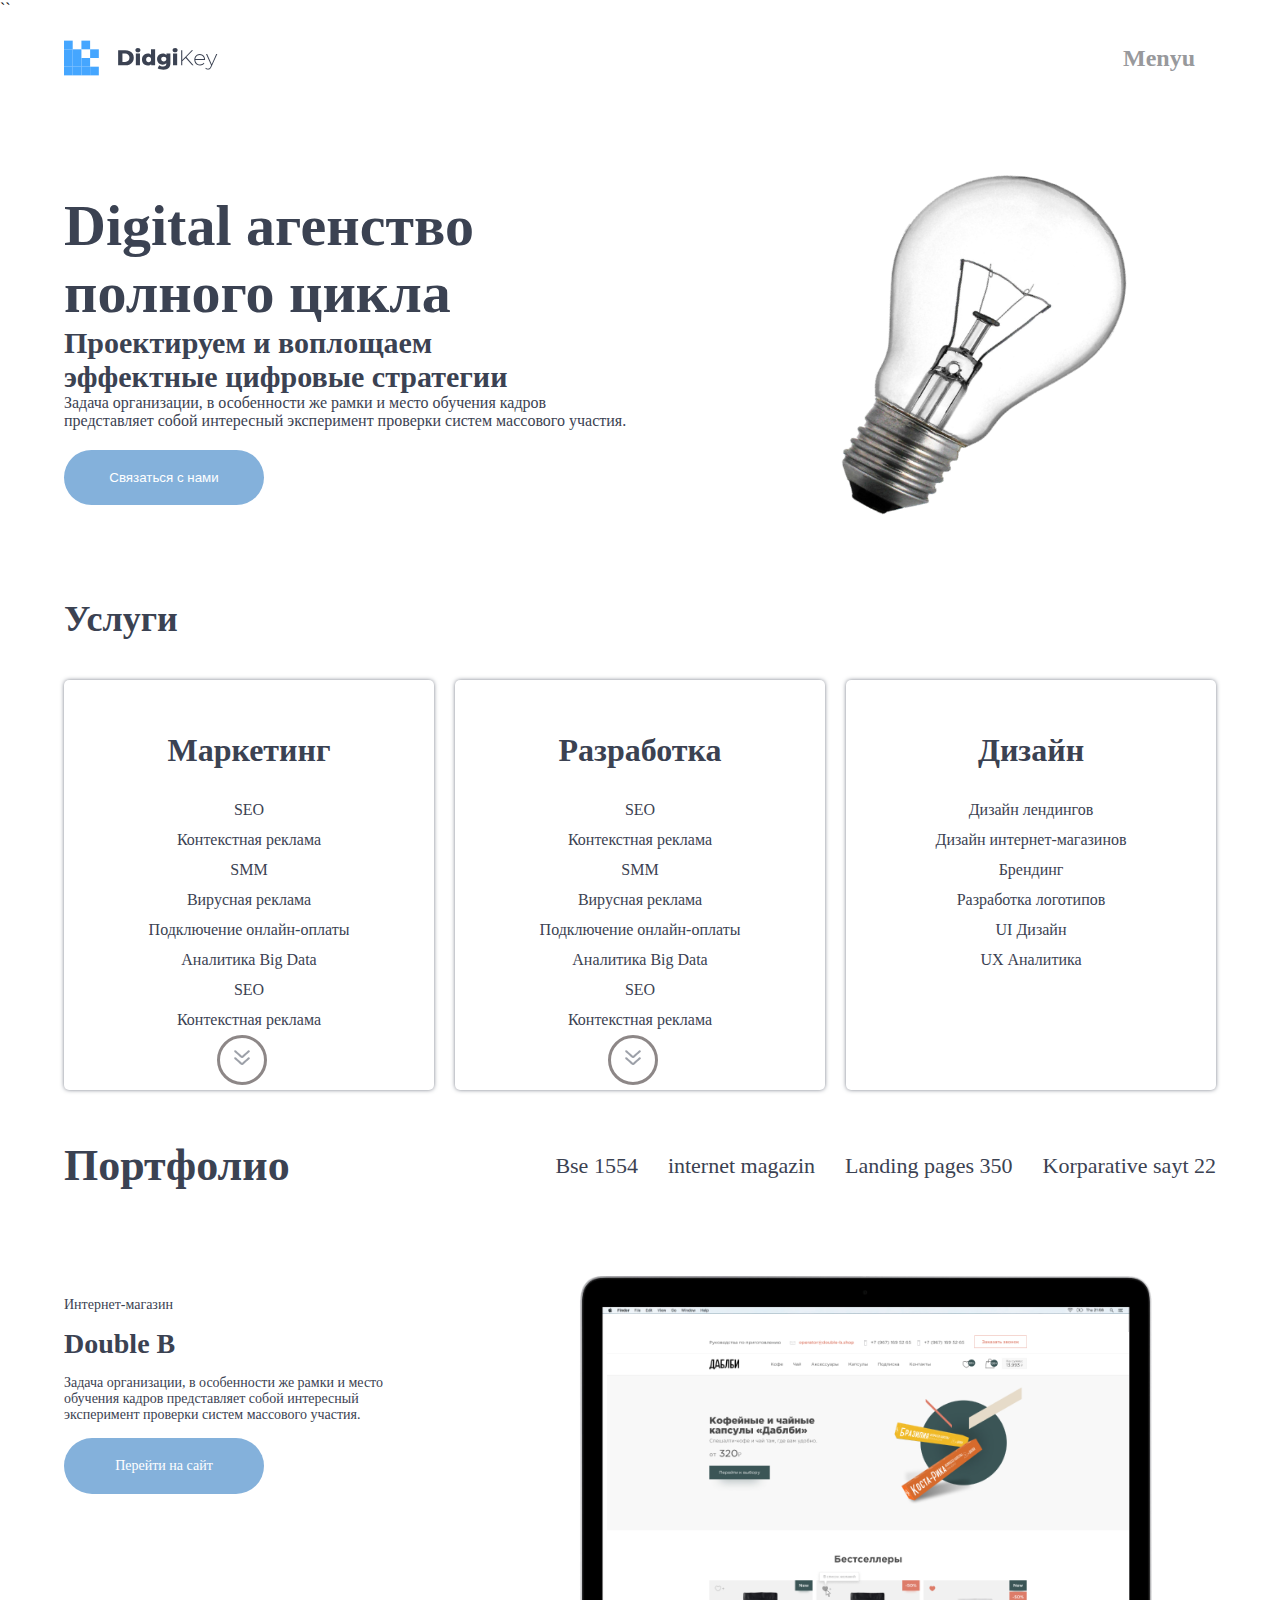
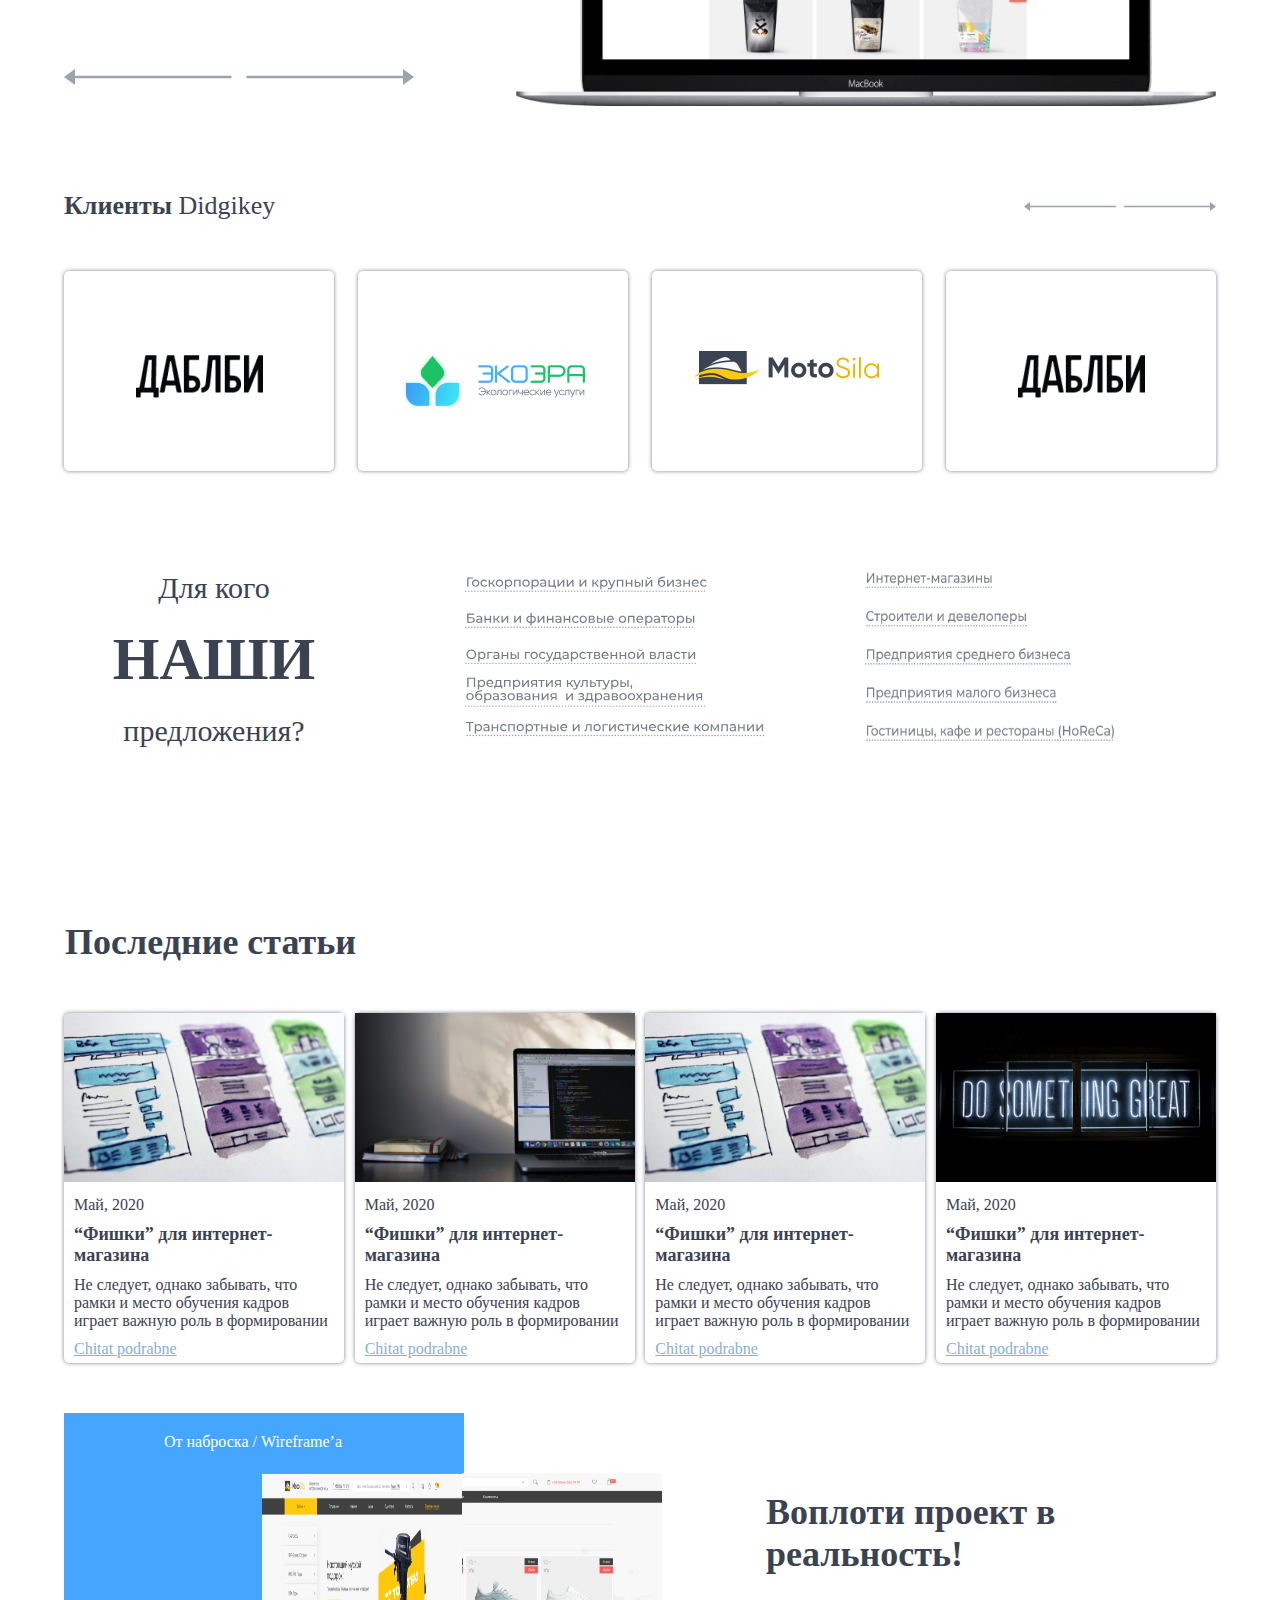
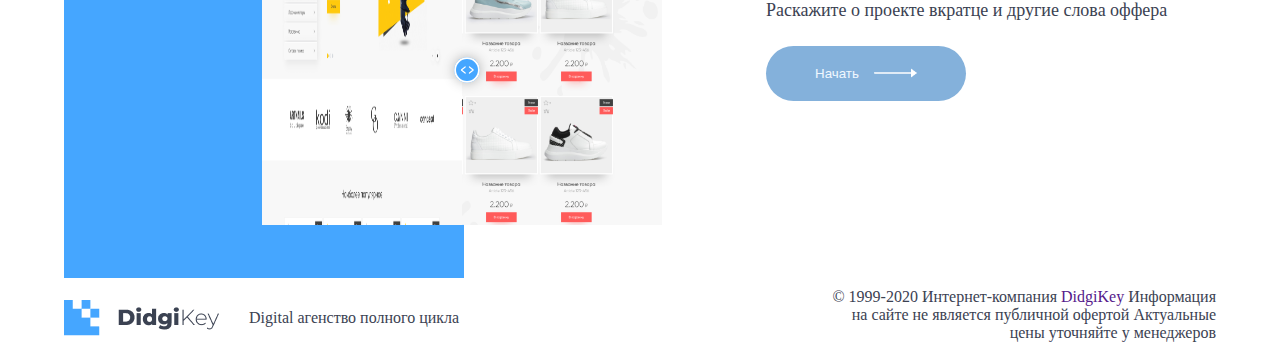
<file: index.html>
<!DOCTYPE html>
<html lang="en">
<head>
    <meta charset="UTF-8">
    <meta name="viewport" content="width=device-width, initial-scale=1.0">
    <title>Document</title>
    <link rel="stylesheet" href="https://cdnjs.cloudflare.com/ajax/libs/font-awesome/6.5.1/css/all.min.css" integrity="sha512-DTOQO9RWCH3ppGqcWaEA1BIZOC6xxalwEsw9c2QQeAIftl+Vegovlnee1c9QX4TctnWMn13TZye+giMm8e2LwA==" crossorigin="anonymous" referrerpolicy="no-referrer" />
    <link rel="stylesheet" href="./scss/style.css">
</head>
<body>``
    <header>
        <div class="container">
            <nav class="menyu">
                <img src="./scss/img/logo.svg" alt="">
                <ul class="menyu__ul">
                    <li class="li1"><a href="#" class="menyu__ul__a">main</a></li>
                    <li class="li1"><a href="./index2.html" class="menyu__ul__a">contacts</a></li>
                    <li class="li1"><a href="./index3.html" class="menyu__ul__a">portfoliyo</a></li>
                    
                    <li class="li1"><a href="./index4.html" class="menyu__ul__a">audit</a></li>
                    <li class="li1"><a href="./index5.html" class="menyu__ul__a">marketing</a></li>
                    <li class="li1"><a href="./index6.html" class="menyu__ul__a">blog</a></li>
                </ul>
                    <div class="menyu__btn">
                        <h2>Menyu</h2>
                        <button class="moon"><i class="fa-solid fa-bars"></i></button>
                    <button class="sun"><i class="fa-solid fa-xmark"></i></button>
                    </div>
            </nav>
            <header class="header-wrapper">
                <div class="header-wrapper__left">
                    <div class="header-wrapper__left__text">
                        <h1>Digital агенство полного цикла </h1>
                        <h4>Проектируем и воплощаем эффектные цифровые стратегии</h4>
                        <p>Задача организации, в особенности же рамки и место обучения кадров представляет собой интересный эксперимент проверки систем массового участия. </p>
                    </div>
                    <button class="btn"><a class="btn-a" href="">Связаться с нами</a></button>
                </div>
                <div class="header-wrapper__right">
                    <img class="lampa" src="./scss/img/lampa.png" alt="">
                    <img class="lampa2" src="./scss/img/lampa 2.png" alt="">

                    <div class="header-wrapper__right__btn">
                        <button class="of"><i class="  fa-solid fa-toggle-off fa-rotate-270"></i></button>
                        <button class="on" ><i class="  fa-solid fa-toggle-on fa-rotate-270"></i></button>
                    </div>
                    
                </div>

            </header>
            
        </div>
    </header>
    <!-- ====================header==end=========================== -->
    <main>
        <div class="container">
            <div class="card1">
                <h1 class="card1__hh1">Услуги</h1>
                <div class="card1__wrapper">
                    <div class="card1__wrapper__box">
                        <h1 class="card1__wrapper__box__hh2">Маркетинг</h1>
                        <ul >
                            <li><a href="" class="card1__wrapper__box__link">SEO</a></li>
                            <li><a href="" class="card1__wrapper__box__link">Контекстная реклама</a></li>
                            <li><a href="" class="card1__wrapper__box__link">SMM</a></li>
                            <li><a href="" class="card1__wrapper__box__link">Вирусная реклама</a></li>
                            <li><a href="" class="card1__wrapper__box__link">Подключение онлайн-оплаты</a></li>
                            <li><a href="" class="card1__wrapper__box__link">Аналитика Big Data</a></li>
                            <li><a href="" class="card1__wrapper__box__link">SEO</a></li>
                            <li><a href="" class="card1__wrapper__box__link">Контекстная реклама</a></li>
                        </ul>
                        <div class="card1__wrapper__box__img">
                            <a href=""><img src="./scss/img/ko'rsatkich.png" alt=""></a>
                            <a style="margin-top: -23px;" href=""><img  src="./scss/img/ko'rsatkich.png" alt=""></a>
                        </div>
                    </div>
                    <div class="card1__wrapper__box">
                        <h1 class="card1__wrapper__box__hh2" >Разработка</h1>
                        <ul >
                            <li><a href="" class="card1__wrapper__box__link">SEO</a></li>
                            <li><a href="" class="card1__wrapper__box__link">Контекстная реклама</a></li>
                            <li><a href="" class="card1__wrapper__box__link">SMM</a></li>
                            <li><a href="" class="card1__wrapper__box__link">Вирусная реклама</a></li>
                            <li><a href="" class="card1__wrapper__box__link">Подключение онлайн-оплаты</a></li>
                            <li><a href="" class="card1__wrapper__box__link">Аналитика Big Data</a></li>
                            <li><a href="" class="card1__wrapper__box__link">SEO</a></li>
                            <li><a href="" class="card1__wrapper__box__link">Контекстная реклама</a></li>
                        </ul>
                        <div class="card1__wrapper__box__img">
                            <a href=""><img src="./scss/img/ko'rsatkich.png" alt=""></a>
                            <a style="margin-top: -23px;" href=""><img  src="./scss/img/ko'rsatkich.png" alt=""></a>
                        </div>
                    </div>
                    <div class="card1__wrapper__box">
                        <h1 class="card1__wrapper__box__hh2">Дизайн</h1>
                        <ul >
                            <li><a href="" class="card1__wrapper__box__link">Дизайн лендингов</a></li>
                            <li><a href="" class="card1__wrapper__box__link">Дизайн интернет-магазинов</a></li>
                            <li><a href="" class="card1__wrapper__box__link">Брендинг</a></li>
                            <li><a href="" class="card1__wrapper__box__link">Разработка логотипов</a></li>
                            <li><a href="" class="card1__wrapper__box__link">UI Дизайн</a></li>
                            <li><a href="" class="card1__wrapper__box__link">UX Аналитика</a></li>
                            
                        </ul>
                        
                    </div>
                </div>
            </div>
            <div class="card2">
                <div class="card2-menyu">
                    <h1>Портфолио</h1>
                    <ul class="card2-menyu__list">
                        <li><a href="" class="card2-menyu__list__link">Bse 1554</a></li>
                        <li><a href="" class="card2-menyu__list__link">internet magazin</a></li>
                        <li><a href="" class="card2-menyu__list__link">Landing pages 350</a></li>
                        <li><a href="" class="card2-menyu__list__link">Korparative sayt 22</a></li>
                    </ul>
                </div>
                <div class="card2-wrapper3">
                    <div class="card2-left">
                         <p>Интернет-магазин</p>
                         <h1>Double B</h1>
                         <p>Задача организации, в особенности же рамки и место обучения кадров представляет собой интересный эксперимент проверки систем массового участия. </p>
                         <a class="btn" href="" >Перейти на сайт</a>
                         <img src="./scss/img/strelka.svg" alt="">
                    </div>
                    <div class="rasm-box">
                        <div class="rasm">
                            <div class="rasm1" > <img  class="img1" src="./scss/img/img1.png" alt=""></div>
                            <div  class="rasm2"><img class="img2" src="./scss/img/img2.png" alt=""></div>
                        </div>
                    </div>
                    
                </div>
            </div>
            <!-- ------------------------------------------------------------------------ -->
            <div class="card3">
                <div class="card3__menyu">
                    <p> <strong>Клиенты</strong> Didgikey</p>
                    <img src="./scss/img/strelka.svg" alt="">
                </div>
                <div class="card3__wrapper">
                    <div class="card3__wrapper__box">
                        <img src="./scss/img/image 1.png" alt="">
                    </div>
                    <div class="card3__wrapper__box">
                        <img src="./scss/img/emage 2.png" alt="">
                    </div>
                    <div class="card3__wrapper__box">
                        <img src="./scss/img/image 3.png" alt="">
                    </div>
                    <div class="card3__wrapper__box">
                        <img src="./scss/img/image 1.png" alt="">
                    </div>
                </div>
            </div>
            <div class="card4">
                <div class="card4__text">
                    <p>Для кого </p>
                    <h1 style="text-transform: uppercase;">наши</h1>
                    <p> предложения?</p>
                    
                </div>
                <img class="list-img1" src="./scss/img/list1.svg" alt="">
                <img class="list-img2" src="./scss/img/list2.png" alt="">
                
                <div class="card4__list1">
                    
                </div>
            </div>
            <!-- ------------------------------------------------------------------------ -->
            <div class="card5">
                <h1 class="card5__hhh1">Последние статьи</h1>
                <div class="card5__wrapper">
                    <div class="card5__wrapper__card">
                        <img src="./scss/img/car5img1.png" alt="">
                        <div class="card5__wrapper__card__title">
                            <p>Май, 2020</p>
                            <h1>“Фишки” для интернет-магазина</h1>
                            <p>Не следует, однако забывать, что рамки и место обучения кадров играет важную роль в формировании</p>
                            <a href="">Chitat podrabne</a>
                        </div>
                    </div>
                    <div class="card5__wrapper__card">
                        <img src="./scss/img/card5img2.png" alt="">
                        <div class="card5__wrapper__card__title">
                            <p>Май, 2020</p>
                            <h1>“Фишки” для интернет-магазина</h1>
                            <p>Не следует, однако забывать, что рамки и место обучения кадров играет важную роль в формировании</p>
                            <a href="">Chitat podrabne</a>
                        </div>
                    </div>
                    <div class="card5__wrapper__card">
                        <img src="./scss/img/car5img1.png" alt="">
                        <div class="card5__wrapper__card__title">
                            <p>Май, 2020</p>
                            <h1>“Фишки” для интернет-магазина</h1>
                            <p>Не следует, однако забывать, что рамки и место обучения кадров играет важную роль в формировании</p>
                            <a href="">Chitat podrabne</a>
                        </div>
                    </div>
                    <div class="card5__wrapper__card">
                        <img src="./scss/img/card5img3.png" alt="">
                        <div class="card5__wrapper__card__title">
                            <p>Май, 2020</p>
                            <h1>“Фишки” для интернет-магазина</h1>
                            <p>Не следует, однако забывать, что рамки и место обучения кадров играет важную роль в формировании</p>
                            <a href="">Chitat podrabne</a>
                        </div>
                    </div>
                </div>
            </div>
        </div>
    </main>
    <section>
        <div class="container">
            <div class="section">
                <div class="section-left">
                    <div class="section-bir">
                        <p class="section-p">От наброска / Wireframe’а</p>
                    </div>
                   
                    <div class="section-ikki">
                        <div class="section-img">
                            <img class="section-img1" src="./scss/img/1.png" alt="">
                            <img class="section-img2" src="./scss/img/2.png" alt="">
                        </div>
                        <div class="slinder">
                            <img class="section-img3" src="./scss/img/slider.svg" alt="">
                        </div>
                    </div>
                </div>
                <div class="section__right">
                      <h1 class="section__right__hhhh1">Воплоти проект в реальность!</h1>
                      <p>Раскажите о проекте вкратце и другие слова оффера</p>
                      <button class="section__right__btn"><a class="section__right__btn__a1" href="">Начать</a><img src="./scss/img/V1.png" alt=""></button>
                </div>

            </div>
        </div>
    </section>
    <footer>
        <div class="container">
            <div class="footer">
                <div class="footer__left">
                 <img src="./scss/img/logo.png" alt="">
                 <p>Digital агенство полного цикла</p>
                </div>
                <div class="footer__right">
                    <p>© 1999-2020 Интернет-компания <a href="">DidgiKey</a>
                        Информация на сайте не является публичной офертой
                        Актуальные цены уточняйте у менеджеров</p>
                </div>
            </div>
        </div>
    </footer>

    <script src="./script.js"></script>
</body>

</html>
</file>
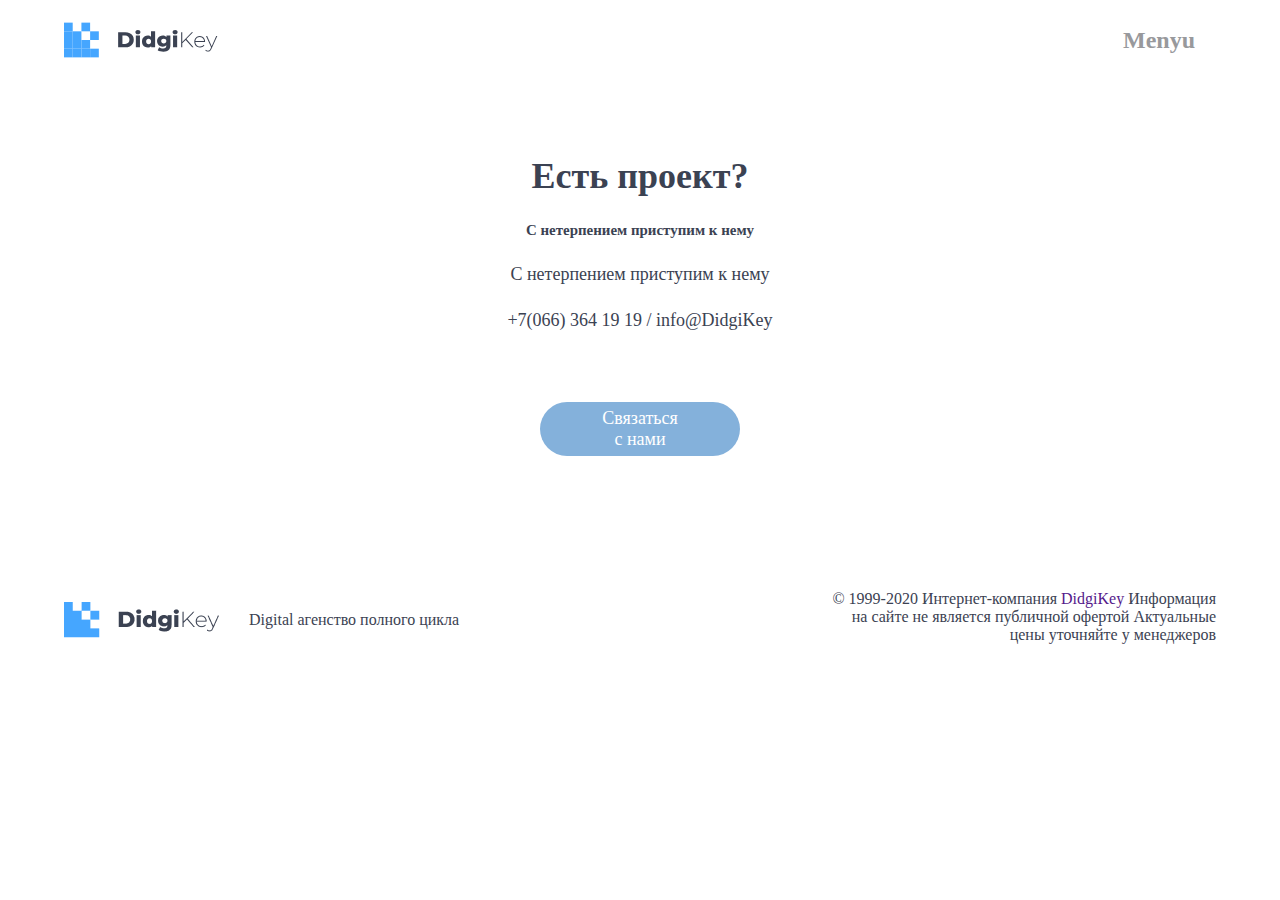
<file: index2.html>
<!DOCTYPE html>
<html lang="en">
<head>
    <meta charset="UTF-8">
    <meta name="viewport" content="width=device-width, initial-scale=1.0">
    <title>Document</title>
    <link rel="stylesheet" href="https://cdnjs.cloudflare.com/ajax/libs/font-awesome/6.5.1/css/all.min.css" integrity="sha512-DTOQO9RWCH3ppGqcWaEA1BIZOC6xxalwEsw9c2QQeAIftl+Vegovlnee1c9QX4TctnWMn13TZye+giMm8e2LwA==" crossorigin="anonymous" referrerpolicy="no-referrer" />
    <link rel="stylesheet" href="./scss/style.css">
</head>
<body>
    <header>
        <div class="container">
            <nav class="menyu">
                <img src="./scss/img/logo.svg" alt="">
                <ul class="menyu__ul">
                    <li class="li1"><a href="./index.html" class="menyu__ul__a">main</a></li>
                    <li class="li1"><a href="#" class="menyu__ul__a">contacts</a></li>
                    <li class="li1"><a href="./index3.html" class="menyu__ul__a">portfoliyo</a></li>
                    
                    <li class="li1"><a href="./index4.html" class="menyu__ul__a">audit</a></li>
                    <li class="li1"><a href="./index5.html" class="menyu__ul__a">marketing</a></li>
                    <li class="li1"><a href="./index6.html" class="menyu__ul__a">blog</a></li>
                </ul>
                    <div class="menyu__btn">
                        <h2>Menyu</h2>
                        <button class="moon"><i class="fa-solid fa-bars"></i></button>
                    <button class="sun"><i class="fa-solid fa-xmark"></i></button>
                    </div>
            </nav>
            <div class="header-card">
                <h1>Есть проект?</h1>
                <h5>С нетерпением приступим к нему</h5>
                <p>С нетерпением приступим к нему</p>
                <a class="header-card__tel" href="tel:+7(066) 364 19 19">+7(066) 364 19 19 / info@DidgiKey</a> <br>
                <a href="" class="header-card__btn">Связаться с нами</a>
            </div>
        </div>
    </header>
    <footer class="contact-footer">
        <div class="container">
            <div class="footer">
                <div class="footer__left">
                 <img src="./scss/img/logo.png" alt="">
                 <p>Digital агенство полного цикла</p>
                </div>
                <div class="footer__right">
                    <p>© 1999-2020 Интернет-компания <a href="">DidgiKey</a>
                        Информация на сайте не является публичной офертой
                        Актуальные цены уточняйте у менеджеров</p>
                </div>
            </div>
        </div>
    </footer>
    <script src="./script.js"></script>
</body>
</html>
</file>
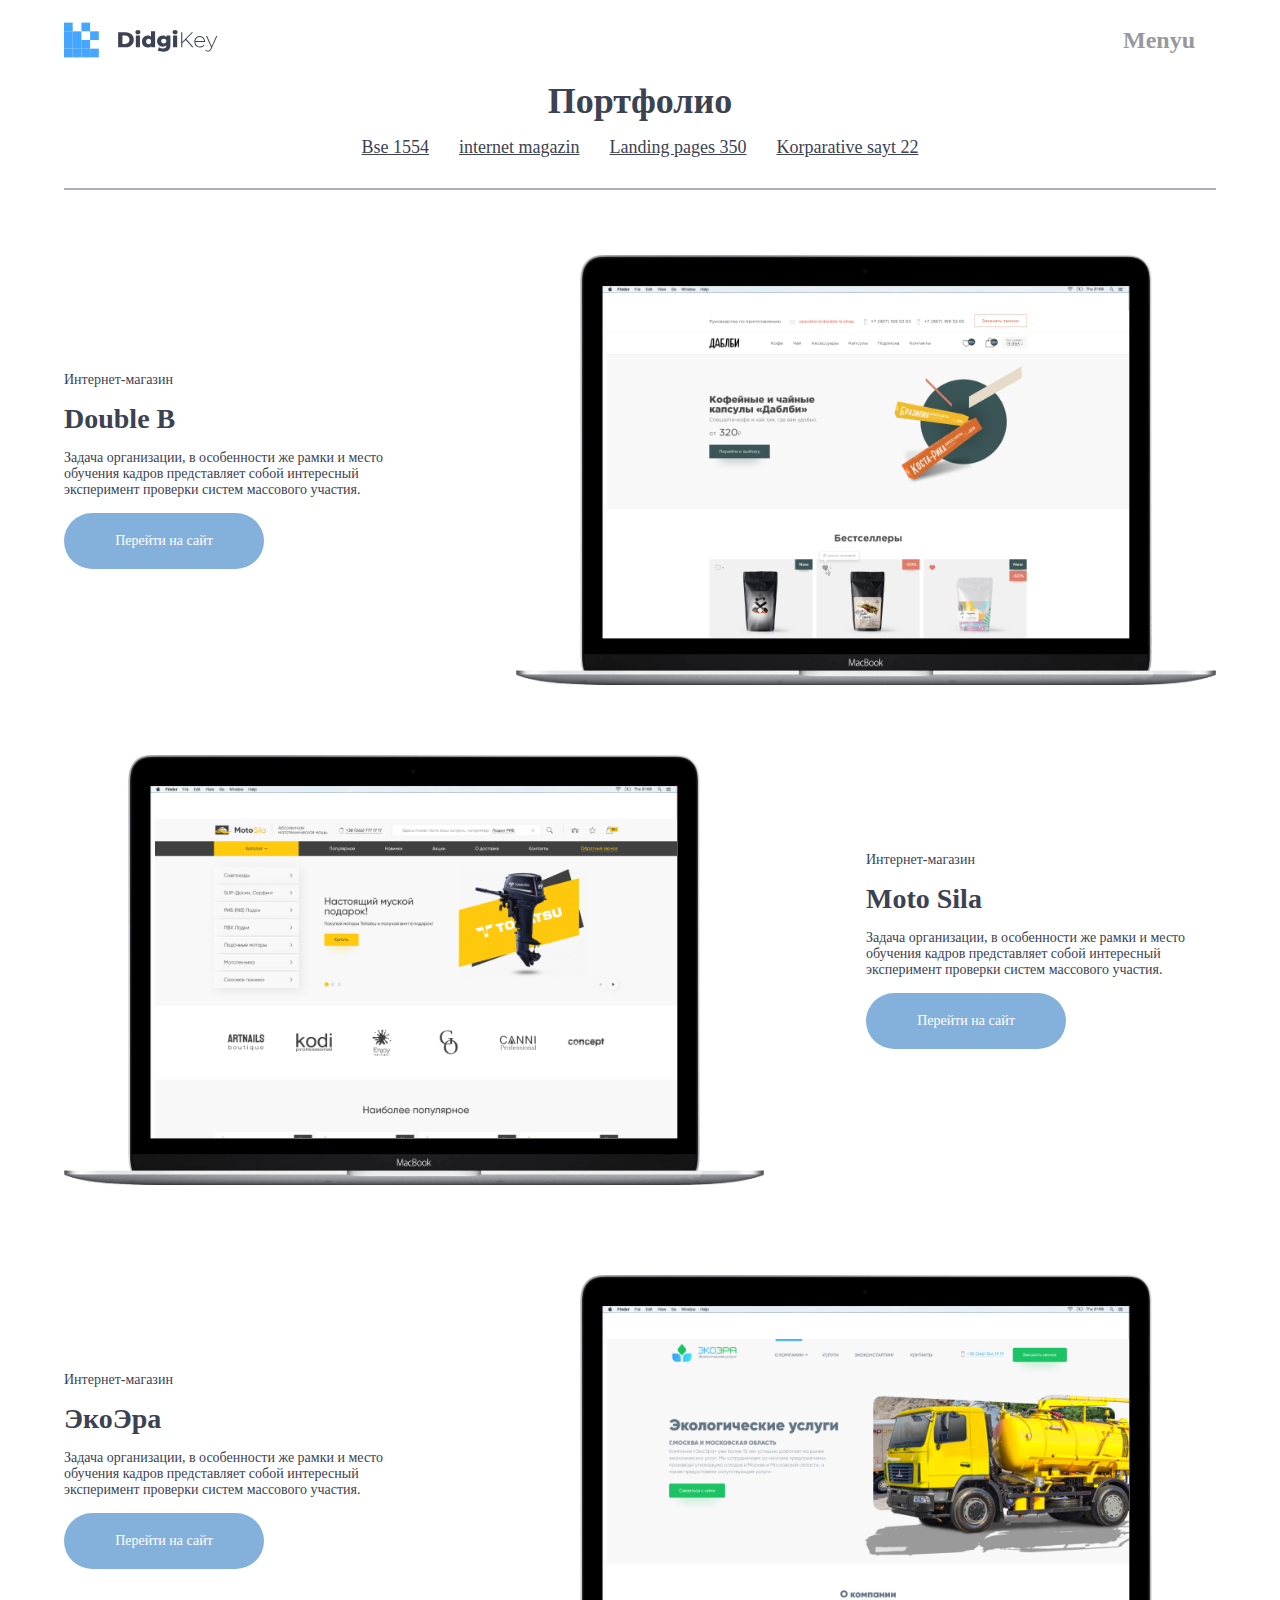
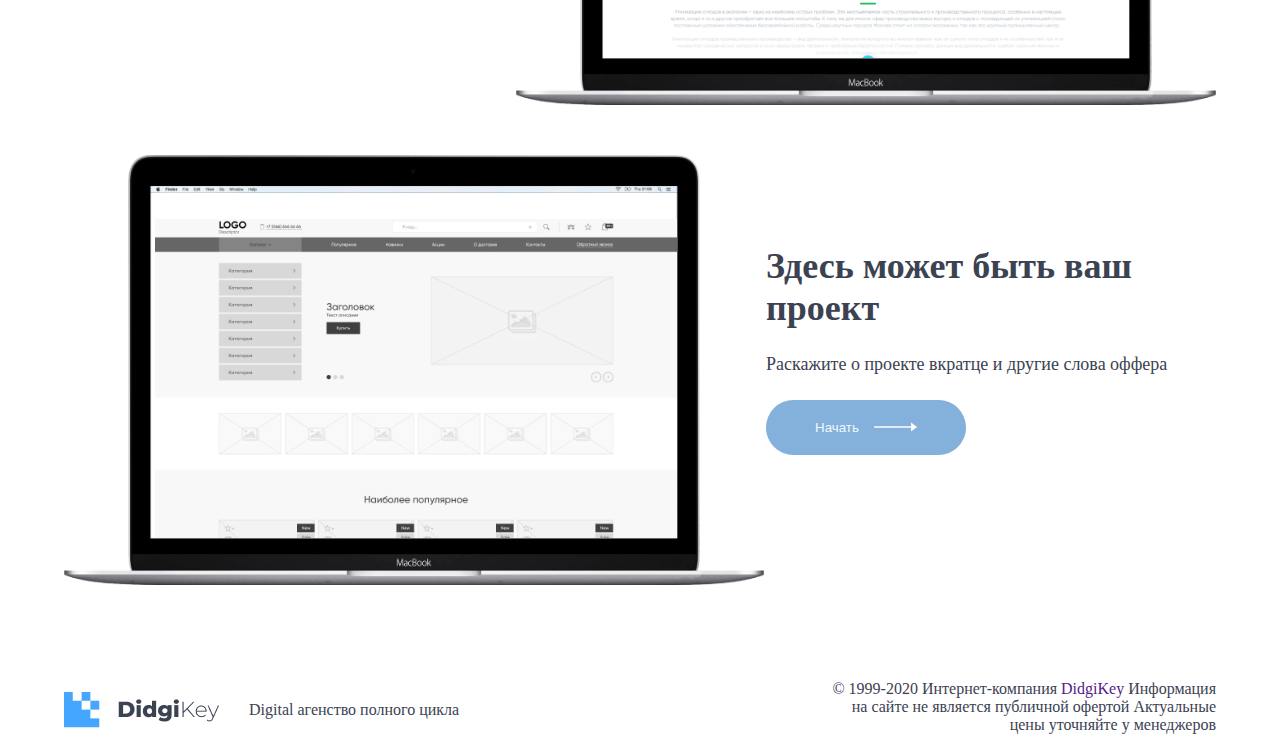
<file: index3.html>
<!DOCTYPE html>
<html lang="en">
<head>
    <meta charset="UTF-8">
    <meta name="viewport" content="width=device-width, initial-scale=1.0">
    <title>Document</title>
    <link rel="stylesheet" href="https://cdnjs.cloudflare.com/ajax/libs/font-awesome/6.5.1/css/all.min.css" integrity="sha512-DTOQO9RWCH3ppGqcWaEA1BIZOC6xxalwEsw9c2QQeAIftl+Vegovlnee1c9QX4TctnWMn13TZye+giMm8e2LwA==" crossorigin="anonymous" referrerpolicy="no-referrer" />
    <link rel="stylesheet" href="./scss/style.css">
</head>
<body>
    <header>
        <div class="container">
            <nav class="menyu">
                <img src="./scss/img/logo.svg" alt="">
                <ul class="menyu__ul">
                    <li class="li1"><a href="./index.html" class="menyu__ul__a">main</a></li>
                    <li class="li1"><a href="./index2.html" class="menyu__ul__a">contacts</a></li>
                    <li class="li1"><a href="#" class="menyu__ul__a">portfoliyo</a></li>
                    
                    <li class="li1"><a href="./index4.html" class="menyu__ul__a">audit</a></li>
                    <li class="li1"><a href="./index5.html" class="menyu__ul__a">marketing</a></li>
                    <li class="li1"><a href="./index6.html" class="menyu__ul__a">blog</a></li>
                </ul>
                    <div class="menyu__btn">
                        <h2>Menyu</h2>
                        <button class="moon"><i class="fa-solid fa-bars"></i></button>
                    <button class="sun"><i class="fa-solid fa-xmark"></i></button>
                    </div>
            </nav>
            <div class="header-title">
                <h1>Портфолио</h1>
                    <ul class="header-title__list">
                        <li><a href="" class="header-title__list__link">Bse 1554</a></li>
                        <li><a href="" class="header-title__list__link">internet magazin</a></li>
                        <li><a href="" class="header-title__list__link">Landing pages 350</a></li>
                        <li><a href="" class="header-title__list__link">Korparative sayt 22</a></li>
                    </ul>
            </div>
            <hr style="border: 1px solid rgb(177, 173, 189) ;margin: 30px auto;">
        </div>
    </header>
    <main>
        <div class="container">
            <div class="card2-wrapper3">
                <div class="card2-left">
                     <p>Интернет-магазин</p>
                     <h1>Double B</h1>
                     <p>Задача организации, в особенности же рамки и место обучения кадров представляет собой интересный эксперимент проверки систем массового участия. </p>
                     <a class="btn" href="" >Перейти на сайт</a>
                    
                </div>
                <div class="rasm-box">
                    <div class="rasm">
                        <div class="rasm1" > <img  class="img1" src="./scss/img/img1.png" alt=""></div>
                        <div  class="rasm2"><img class="img2" src="./scss/img/img2.png" alt=""></div>
                    </div>
                </div>
                
            </div>
            <div class="card2-wrapper3">
                
                <div class="rasm-box">
                    <div class="rasm">
                        <div class="rasm1" > <img  class="img1" src="./scss/img/img1.png" alt=""></div>
                        <div  class="rasm2"><img class="img2" src="./scss/img/notbuk2.png" alt=""></div>
                    </div>
                </div>
                <div class="card2-left">
                    <p>Интернет-магазин</p>
                    <h1>Moto Sila</h1>
                    <p>Задача организации, в особенности же рамки и место обучения кадров представляет собой интересный эксперимент проверки систем массового участия. </p>
                    <a style="margin-bottom: 40px;" class="btn" href="" >Перейти на сайт</a>
                   
               </div>
                
            </div>
            <div class="card2-wrapper3">
                <div class="card2-left">
                     <p>Интернет-магазин</p>
                     <h1>ЭкоЭра</h1>
                     <p>Задача организации, в особенности же рамки и место обучения кадров представляет собой интересный эксперимент проверки систем массового участия. </p>
                     <a class="btn" href="" >Перейти на сайт</a>
                    
                </div>
                <div style="margin-top: 40px;" class="rasm-box">
                    <div class="rasm">
                        <div class="rasm1" > <img  class="img1" src="./scss/img/img1.png" alt=""></div>
                        <div  class="rasm2"><img class="img2" src="./scss/img/notbuk3.png" alt=""></div>
                    </div>
                </div>
                
            </div>
            <div class="card2-wrapper3">
                
                <div class="rasm-box">
                    <div class="rasm">
                        <div class="rasm1" > <img  class="img1" src="./scss/img/img1.png" alt=""></div>
                        <div  class="rasm2"><img class="img2" src="./scss/img/notbuk4.png" alt=""></div>
                    </div>
                </div>
                
               <div class="section__right">
                <h1 class="section__right__hhhh1">Здесь может быть ваш проект</h1>
                <p>Раскажите о проекте вкратце и другие слова оффера</p>
                <button style="margin-bottom: 40px;" class="section__right__btn"><a class="section__right__btn__a1" href="">Начать</a><img src="./scss/img/V1.png" alt=""></button>
                </div>
                
            </div>
        </div>
    </main>
    <footer>
        <div class="container">
            <div class="footer">
                <div class="footer__left">
                 <img src="./scss/img/logo.png" alt="">
                 <p>Digital агенство полного цикла</p>
                </div>
                <div class="footer__right">
                    <p>© 1999-2020 Интернет-компания <a href="">DidgiKey</a>
                        Информация на сайте не является публичной офертой
                        Актуальные цены уточняйте у менеджеров</p>
                </div>
            </div>
        </div>
    </footer>
    
</body>
<script src="./script.js"></script>
</html>
</file>
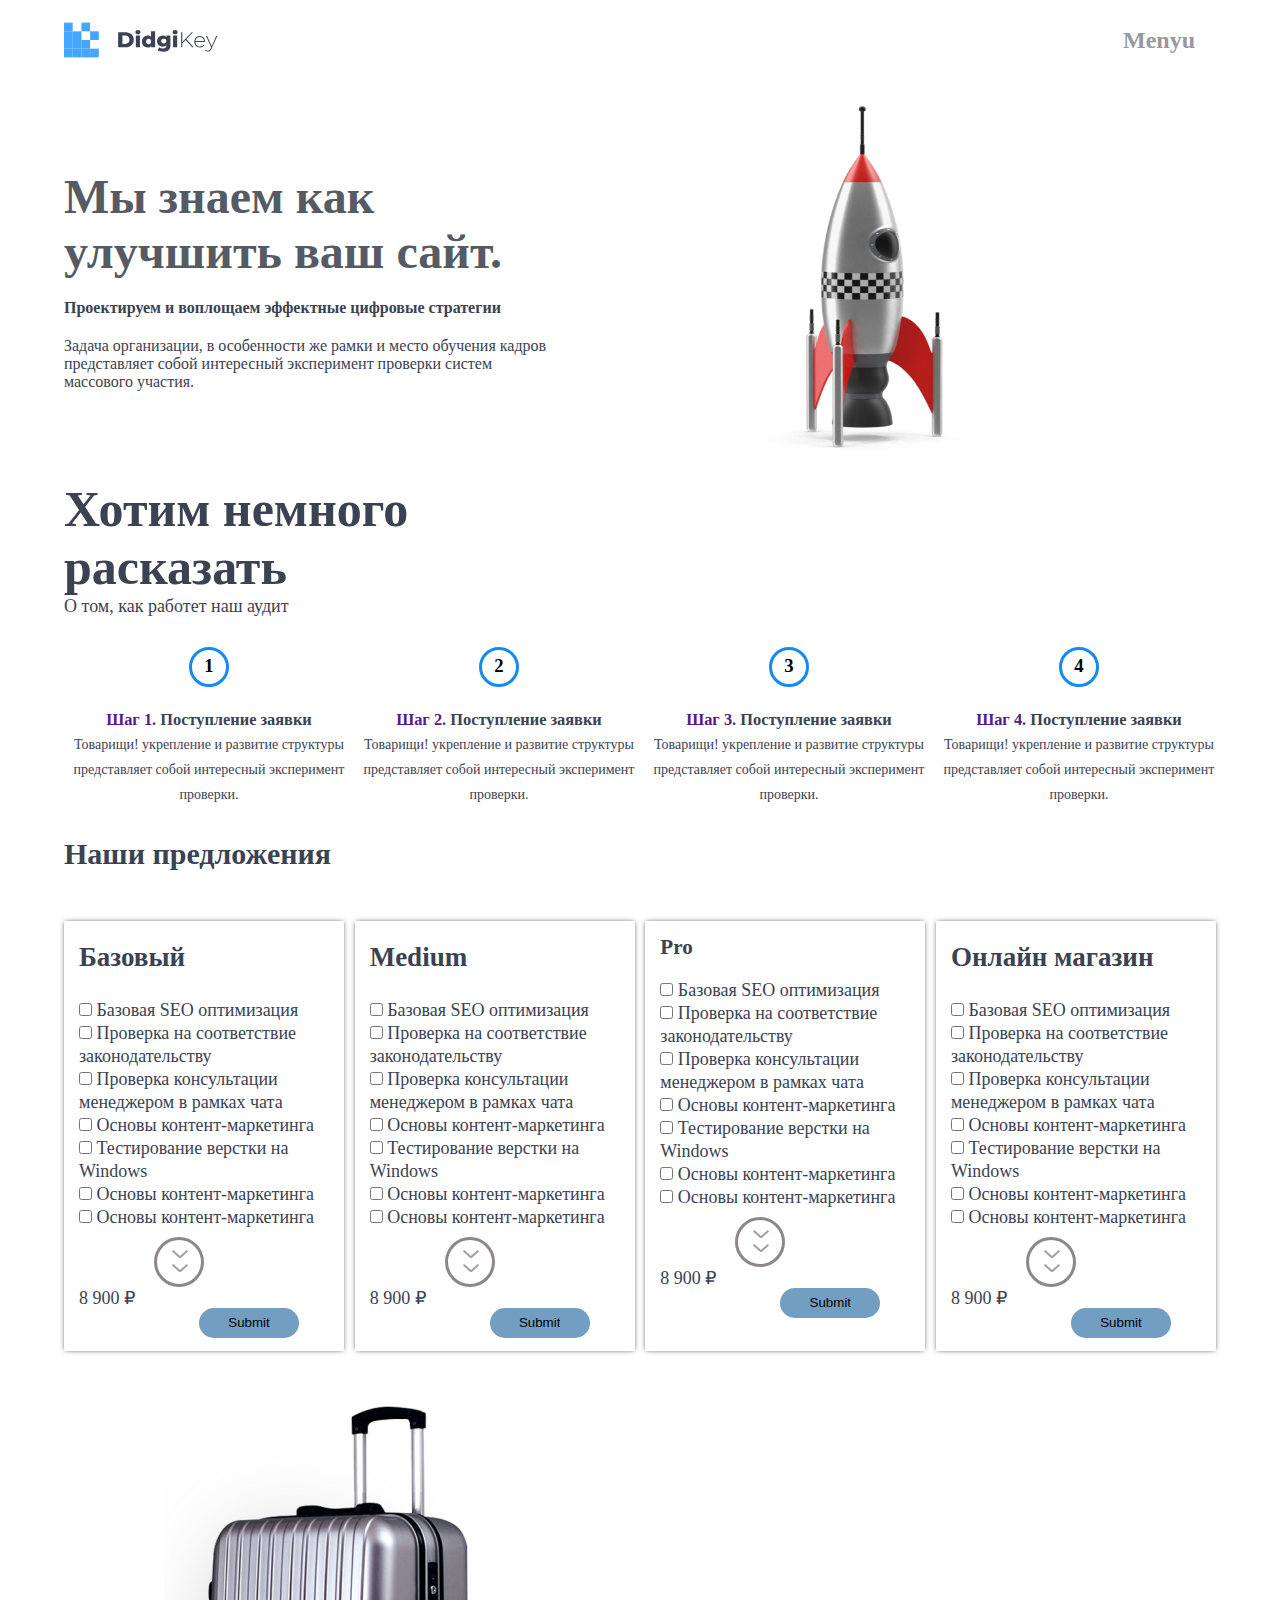
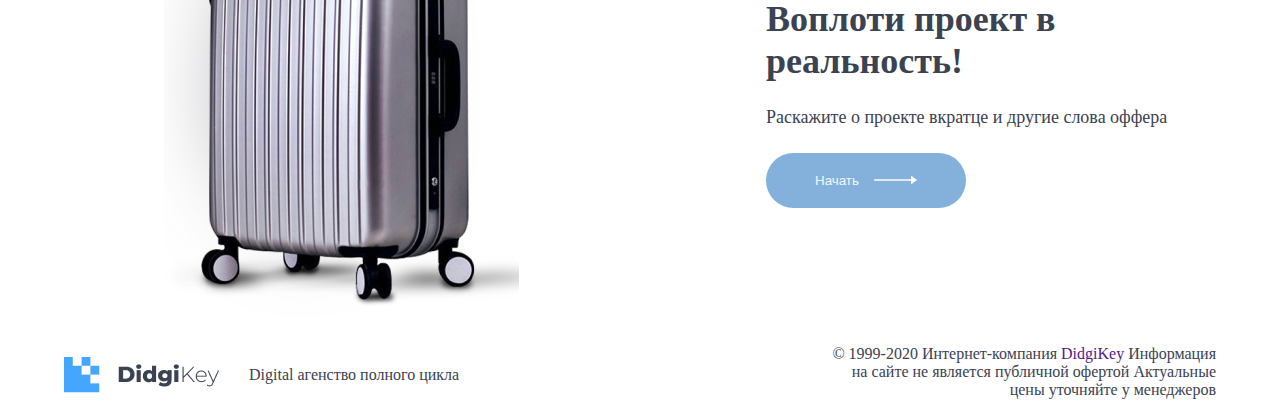
<file: index4.html>
<!DOCTYPE html>
<html lang="en">
<head>
    <meta charset="UTF-8">
    <meta name="viewport" content="width=device-width, initial-scale=1.0">
    <title>Document</title>
    <link rel="stylesheet" href="https://cdnjs.cloudflare.com/ajax/libs/font-awesome/6.5.1/css/all.min.css" integrity="sha512-DTOQO9RWCH3ppGqcWaEA1BIZOC6xxalwEsw9c2QQeAIftl+Vegovlnee1c9QX4TctnWMn13TZye+giMm8e2LwA==" crossorigin="anonymous" referrerpolicy="no-referrer" />
    <link rel="stylesheet" href="./scss/style.css">
</head>
<body>
    <header>
        <div class="container">
            <nav class="menyu">
                <img src="./scss/img/logo.svg" alt="">
                <ul class="menyu__ul">
                    <li class="li1"><a href="./index.html" class="menyu__ul__a">main</a></li>
                    <li class="li1"><a href="./index2.html" class="menyu__ul__a">contacts</a></li>
                    <li class="li1"><a href="./index3.html" class="menyu__ul__a">portfoliyo</a></li>
                    
                    <li class="li1"><a href="#" class="menyu__ul__a">audit</a></li>
                    <li class="li1"><a href="./index5.html" class="menyu__ul__a">marketing</a></li>
                    <li class="li1"><a href="./index6.html" class="menyu__ul__a">blog</a></li>
                </ul>
                    <div class="menyu__btn">
                        <h2>Menyu</h2>
                        <button class="moon"><i class="fa-solid fa-bars"></i></button>
                    <button class="sun"><i class="fa-solid fa-xmark"></i></button>
                    </div>
            </nav>
            <header class="header-audit">
                <div class="header-audit__aleft">
                        <h1>Мы знаем как улучшить ваш сайт.</h1>
                        <h4>Проектируем и воплощаем эффектные цифровые стратегии</h4>
                        <p>Задача организации, в особенности же рамки и место обучения кадров представляет собой интересный эксперимент проверки систем массового участия. </p>
                </div>
                <div class="header-audit__aright">
                    <img class="header-audit__aright__raketa" src="./scss/img/samalyot.png" alt="">
                    
                </div>
            </div>
            
        </div>
    </header>
    <main>
        <div class="container">
            <div class="audit-card2">
                <div class="audit-card2__title">
                    <h1>Хотим немного расказать </h1>
                    <p>О том, как работет наш аудит</p>
                </div>
                
                <div class="audit-card2__box-wrapper">
                    <div class="audit-card2__box-wrapper__box">
                        <div class="audit-card2__box-wrapper__box__div">
                            <h3>1</h3>
                        </div>
                        <div class="audit-card2__box-wrapper__box__text">
                            <h3><a href="">Шаг 1.</a> Поступление заявки</h3>
                            <p>Товарищи! укрепление и развитие структуры представляет собой интересный эксперимент проверки.</p>
                        </div>
                    </div>
                    <div class="audit-card2__box-wrapper__box">
                        <div class="audit-card2__box-wrapper__box__div">
                            <h3>2</h3>
                        </div>
                        <div class="audit-card2__box-wrapper__box__text">
                            <h3><a href="">Шаг 2.</a> Поступление заявки</h3>
                            <p>Товарищи! укрепление и развитие структуры представляет собой интересный эксперимент проверки.</p>
                        </div>
                    </div>
                    <div class="audit-card2__box-wrapper__box">
                        <div class="audit-card2__box-wrapper__box__div">
                            <h3>3</h3>
                        </div>
                        <div class="audit-card2__box-wrapper__box__text">
                            <h3><a href="">Шаг 3.</a> Поступление заявки</h3>
                            <p>Товарищи! укрепление и развитие структуры представляет собой интересный эксперимент проверки.</p>
                        </div>
                    </div>
                    <div class="audit-card2__box-wrapper__box">
                        <div class="audit-card2__box-wrapper__box__div">
                            <h3>4</h3>
                        </div>
                        <div class="audit-card2__box-wrapper__box__text">
                            <h3><a href="">Шаг 4.</a> Поступление заявки</h3>
                            <p>Товарищи! укрепление и развитие структуры представляет собой интересный эксперимент проверки.</p>
                        </div>
                    </div>
                </div>
            </div>
       
            
        </div>
        <div class="container">
            <div class="audit-card3">
                <h1>Наши предложения</h1>
               <div class="audit-card3__wrapper">
                 <div class="audit-card3__wrapper__card-chikbox">
                    <h2>Базовый</h2>

                    <form action="/action_page.php">
                       <input type="checkbox" id="vehicle1" name="vehicle1" value="Bike">
                        <label for="vehicle1"> Базовая SEO оптимизация</label><br>
                        <input type="checkbox" id="vehicle2" name="vehicle2" value="Car">
                        <label for="vehicle2"> Проверка на соответствие законодательству</label><br>
                        <input type="checkbox" id="vehicle3" name="vehicle3" value="Boat">
                        <label for="vehicle3"> Проверка консультации менеджером в рамках чата</label><br>
                        <input type="checkbox" id="vehicle3" name="vehicle3" value="Boat">
                        <label for="vehicle3"> Основы контент-маркетинга</label><br>
                        <input type="checkbox" id="vehicle3" name="vehicle3" value="Boat">
                        <label for="vehicle3"> Тестирование верстки на Windows</label><br>
                        <input type="checkbox" id="vehicle3" name="vehicle3" value="Boat">
                        <label for="vehicle3"> Основы контент-маркетинга</label><br>
                        <input type="checkbox" id="vehicle3" name="vehicle3" value="Boat">
                        <label for="vehicle3"> Основы контент-маркетинга</label><br> 
                        <div style="margin-left: 75px;margin-top: 8px;" class="card1__wrapper__box__img">
                            <a  href=""><img style="padding-left: 15px;padding-top: 10px;" src="./scss/img/ko'rsatkich.png" alt=""></a>
                            <a  href=""><img style="padding-left: 15px;padding-bottom: 30px;" src="./scss/img/ko'rsatkich.png" alt=""></a>
                        </div>
                            <p >8 900 ₽</p>
                        <button required class="audit-card3__wrapper__card-chikbox__btn" ><input  style="border: none;
                        background: transparent;"  type="submit" value="Submit"></button>
                        
                    </form> 
                  </div>
                  <div class="audit-card3__wrapper__card-chikbox">
                    <h2>Medium</h2>

                    <form action="/action_page.php">
                       <input type="checkbox" id="vehicle1" name="vehicle1" value="Bike">
                        <label for="vehicle1"> Базовая SEO оптимизация</label><br>
                        <input type="checkbox" id="vehicle2" name="vehicle2" value="Car">
                        <label for="vehicle2"> Проверка на соответствие законодательству</label><br>
                        <input type="checkbox" id="vehicle3" name="vehicle3" value="Boat">
                        <label for="vehicle3"> Проверка консультации менеджером в рамках чата</label><br>
                        <input type="checkbox" id="vehicle3" name="vehicle3" value="Boat">
                        <label for="vehicle3"> Основы контент-маркетинга</label><br>
                        <input type="checkbox" id="vehicle3" name="vehicle3" value="Boat">
                        <label for="vehicle3"> Тестирование верстки на Windows</label><br>
                        <input type="checkbox" id="vehicle3" name="vehicle3" value="Boat">
                        <label for="vehicle3"> Основы контент-маркетинга</label><br>
                        <input type="checkbox" id="vehicle3" name="vehicle3" value="Boat">
                        <label for="vehicle3"> Основы контент-маркетинга</label><br> 

                        <div style="margin-left: 75px;margin-top: 8px;" class="card1__wrapper__box__img">
                            <a  href=""><img style="padding-left: 15px;padding-top: 10px;" src="./scss/img/ko'rsatkich.png" alt=""></a>
                            <a  href=""><img style="padding-left: 15px;padding-bottom: 30px;" src="./scss/img/ko'rsatkich.png" alt=""></a>
                        </div>
                        
                            <p >8 900 ₽</p>
                        <button required class="audit-card3__wrapper__card-chikbox__btn" ><input  style="border: none;
                        background: transparent;"  type="submit" value="Submit"></button>
                        
                    </form> 
                  </div>
                  <div class="audit-card3__wrapper__card-chikbox">
                    <span style="display: flex;gap: 20px;align-items: center;margin-bottom: 20px;">
                        <h3>Pro</h3> <i style="color: gold;" class="fa-solid fa-sun"></i>
                    </span>

                    <form action="/action_page.php">
                       <input type="checkbox" id="vehicle1" name="vehicle1" value="Bike">
                        <label for="vehicle1"> Базовая SEO оптимизация</label><br>
                        <input type="checkbox" id="vehicle2" name="vehicle2" value="Car">
                        <label for="vehicle2"> Проверка на соответствие законодательству</label><br>
                        <input type="checkbox" id="vehicle3" name="vehicle3" value="Boat">
                        <label for="vehicle3"> Проверка консультации менеджером в рамках чата</label><br>
                        <input type="checkbox" id="vehicle3" name="vehicle3" value="Boat">
                        <label for="vehicle3"> Основы контент-маркетинга</label><br>
                        <input type="checkbox" id="vehicle3" name="vehicle3" value="Boat">
                        <label for="vehicle3"> Тестирование верстки на Windows</label><br>
                        <input type="checkbox" id="vehicle3" name="vehicle3" value="Boat">
                        <label for="vehicle3"> Основы контент-маркетинга</label><br>
                        <input type="checkbox" id="vehicle3" name="vehicle3" value="Boat">
                        <label for="vehicle3"> Основы контент-маркетинга</label><br> 
                        <div style="margin-left: 75px;margin-top: 8px;" class="card1__wrapper__box__img">
                            <a  href=""><img style="padding-left: 15px;padding-top: 10px;" src="./scss/img/ko'rsatkich.png" alt=""></a>
                            <a  href=""><img style="padding-left: 15px;padding-bottom: 30px;" src="./scss/img/ko'rsatkich.png" alt=""></a>
                        </div>
                            <p >8 900 ₽</p>
                        <button required class="audit-card3__wrapper__card-chikbox__btn" ><input  style="border: none;
                        background: transparent;"  type="submit" value="Submit"></button>
                        
                    </form> 
                  </div>
                  <div class="audit-card3__wrapper__card-chikbox">
                    <h2>Онлайн магазин</h2>

                    <form action="/action_page.php">
                       <input type="checkbox" id="vehicle1" name="vehicle1" value="Bike">
                        <label for="vehicle1"> Базовая SEO оптимизация</label><br>
                        <input type="checkbox" id="vehicle2" name="vehicle2" value="Car">
                        <label for="vehicle2"> Проверка на соответствие законодательству</label><br>
                        <input type="checkbox" id="vehicle3" name="vehicle3" value="Boat">
                        <label for="vehicle3"> Проверка консультации менеджером в рамках чата</label><br>
                        <input type="checkbox" id="vehicle3" name="vehicle3" value="Boat">
                        <label for="vehicle3"> Основы контент-маркетинга</label><br>
                        <input type="checkbox" id="vehicle3" name="vehicle3" value="Boat">
                        <label for="vehicle3"> Тестирование верстки на Windows</label><br>
                        <input type="checkbox" id="vehicle3" name="vehicle3" value="Boat">
                        <label for="vehicle3"> Основы контент-маркетинга</label><br>
                        <input type="checkbox" id="vehicle3" name="vehicle3" value="Boat">
                        <label for="vehicle3"> Основы контент-маркетинга</label><br> 
                        <div style="margin-left: 75px;margin-top: 8px;" class="card1__wrapper__box__img">
                            <a  href=""><img style="padding-left: 15px;padding-top: 10px;" src="./scss/img/ko'rsatkich.png" alt=""></a>
                            <a  href=""><img style="padding-left: 15px;padding-bottom: 30px;" src="./scss/img/ko'rsatkich.png" alt=""></a>
                        </div>
                            <p >8 900 ₽</p>
                        <button required class="audit-card3__wrapper__card-chikbox__btn" ><input  style="border: none;
                        background: transparent;"  type="submit" value="Submit"></button>
                        
                    </form> 
                  </div>
                </div>
            </div>

        </div>
    </main>
    <section class="audit-secton">
        <div class="container">
            <div class="section">
                <div class="audit-secton__left">
                    <img src="./scss/img/sumka.png" alt="">
                </div>
                <div style="margin-top: 100px;" class="section__right">
                      <h1 class="section__right__hhhh1">Воплоти проект в реальность!</h1>
                      <p>Раскажите о проекте вкратце и другие слова оффера</p>
                      <button class="section__right__btn"><a class="section__right__btn__a1" href="">Начать</a><img src="./scss/img/V1.png" alt=""></button>
                </div>

            </div>
        </div>
    </section>
    <footer class="audit-footer">
        <div class="container">
            <div class="footer">
                <div class="footer__left">
                 <img src="./scss/img/logo.png" alt="">
                 <p>Digital агенство полного цикла</p>
                </div>
                <div class="footer__right">
                    <p>© 1999-2020 Интернет-компания <a href="">DidgiKey</a>
                        Информация на сайте не является публичной офертой
                        Актуальные цены уточняйте у менеджеров</p>
                </div>
            </div>
        </div>
    </footer>
    <script src="./script.js"></script>
</body>
</html>
</file>
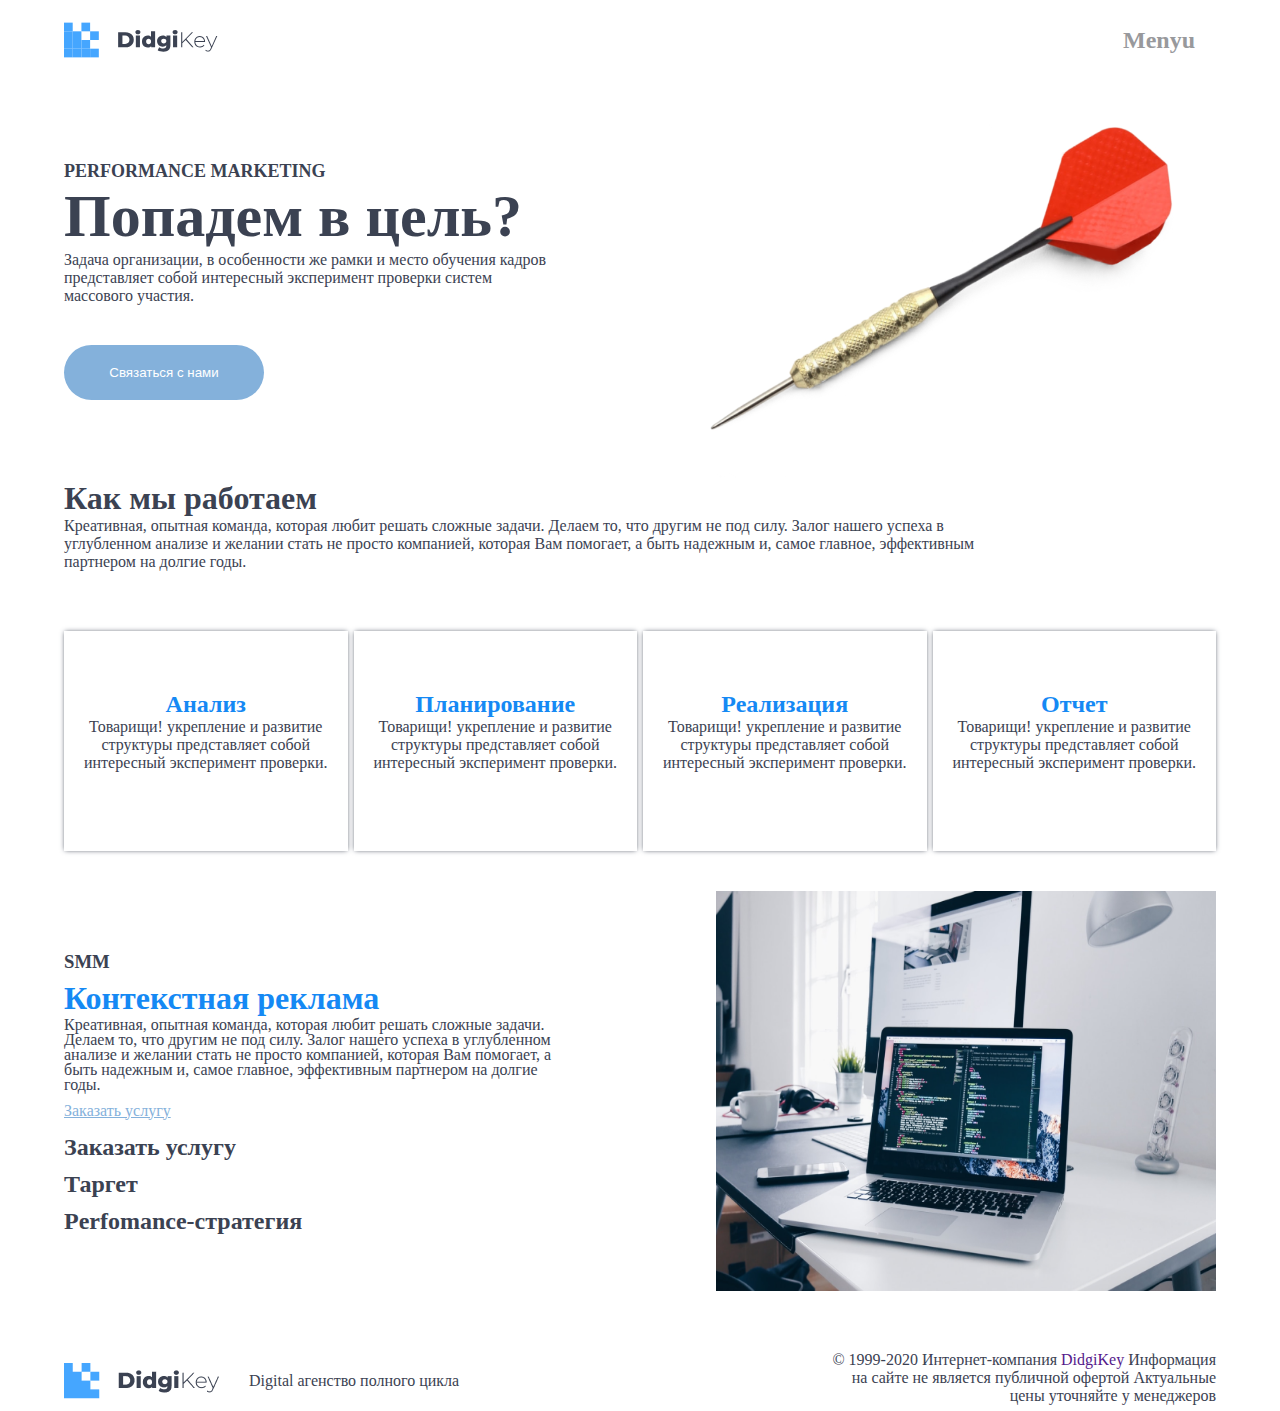
<file: index5.html>
<!DOCTYPE html>
<html lang="en">
<head>
    <meta charset="UTF-8">
    <meta name="viewport" content="width=device-width, initial-scale=1.0">
    <title>Document</title>
    <link rel="stylesheet" href="https://cdnjs.cloudflare.com/ajax/libs/font-awesome/6.5.1/css/all.min.css" integrity="sha512-DTOQO9RWCH3ppGqcWaEA1BIZOC6xxalwEsw9c2QQeAIftl+Vegovlnee1c9QX4TctnWMn13TZye+giMm8e2LwA==" crossorigin="anonymous" referrerpolicy="no-referrer" />
    <link rel="stylesheet" href="./scss/style.css">
</head>
<body>
    <header>
        <div class="container">
            <nav class="menyu">
                <img src="./scss/img/logo.svg" alt="">
                <ul class="menyu__ul">
                    <li class="li1"><a href="./index.html" class="menyu__ul__a">main</a></li>
                    <li class="li1"><a href="./index2.html" class="menyu__ul__a">contacts</a></li>
                    <li class="li1"><a href="./index3.html" class="menyu__ul__a">portfoliyo</a></li>
                    
                    <li class="li1"><a href="./index4.html" class="menyu__ul__a">audit</a></li>
                    <li class="li1"><a href="#" class="menyu__ul__a">marketing</a></li>
                    <li class="li1"><a href="./index6.html" class="menyu__ul__a">blog</a></li>
                </ul>
                    <div class="menyu__btn">
                        <h2>Menyu</h2>
                        <button class="moon"><i class="fa-solid fa-bars"></i></button>
                    <button class="sun"><i class="fa-solid fa-xmark"></i></button>
                    </div>
            </nav>
            <div class="marketing-header-wrapper">
                <div class="marketing-header-wrapper__left">
                    <div class="marketing-header-wrapper__left__text">
                        <h5>PERFORMANCE MARKETING</h5>
                        <h1>Попадем в цель? </h1>
                        <p >Задача организации, в особенности же рамки и место обучения кадров представляет собой интересный эксперимент проверки систем массового участия. </p>
                    </div>
                    <button class="marketing-header-wrapper__left__btn"><a class="btn-a" href="">Связаться с нами</a></button>
                </div>
                <div class="marketing-header-wrapper__right">
                       <img src="./scss/img/igolka.png" alt="">
                </div>
            </div>
        </div>
    </header>
    <main>
        <div class="container">
            <div class="marketing-card2">
                <h1>Как мы работаем</h1>
                <p class="marketing-card2__p1">Креативная, опытная команда, которая любит решать сложные задачи. Делаем то, что другим не под силу. Залог нашего успеха в углубленном анализе и желании стать не просто компанией, которая Вам помогает, а быть надежным и, самое главное, эффективным партнером на долгие годы.</p>
                <div class="marketing-card2__wrapper">
                  <div class="marketing-card2__wrapper__box">
                    <h2><b>Анализ</b></h2>
                    <p>Товарищи! укрепление и развитие структуры представляет собой интересный эксперимент проверки.</p>
                  </div>
                  <div class="marketing-card2__wrapper__box">
                    <h2><b>Планирование</b></h2>
                    <p>Товарищи! укрепление и развитие структуры представляет собой интересный эксперимент проверки.</p>
                  </div>
                  <div class="marketing-card2__wrapper__box">
                    <h2><b>Реализация</b></h2>
                    <p>Товарищи! укрепление и развитие структуры представляет собой интересный эксперимент проверки.</p>
                  </div>
                  <div class="marketing-card2__wrapper__box">
                    <h2><b>Отчет</b></h2>
                    <p>Товарищи! укрепление и развитие структуры представляет собой интересный эксперимент проверки.</p>
                  </div>
                </div>
            </div>

            <div class="marketing-card3">
                <div class="marketing-card3__left">
                    <h3>SMM</h3>
                    <h1 >Контекстная реклама</h1>
                    <p>Креативная, опытная команда, которая любит решать сложные задачи. Делаем то, что другим не под силу. Залог нашего успеха в углубленном анализе и желании стать не просто компанией, которая Вам помогает, а быть надежным и, самое главное, эффективным партнером на долгие годы.</p>
                    <a href="">Заказать услугу</a>
                    <span>
                        <h2>Заказать услугу</h2>
                        <h2>Таргет</h2>
                        <h2>Perfomance-стратегия</h2>
                    </span>
                </div>
                <img src="./scss/img/rasm marketing.png" alt="">
            </div>
        </div>

        
    </main>
    <footer class="marketing-footer">
        <div class="container">
            <div class="footer">
                <div class="footer__left">
                 <img src="./scss/img/logo.png" alt="">
                 <p>Digital агенство полного цикла</p>
                </div>
                <div class="footer__right">
                    <p>© 1999-2020 Интернет-компания <a href="">DidgiKey</a>
                        Информация на сайте не является публичной офертой
                        Актуальные цены уточняйте у менеджеров</p>
                </div>
            </div>
        </div>
    </footer>

    <script src="./script.js"></script>
</body>
</html>
</file>
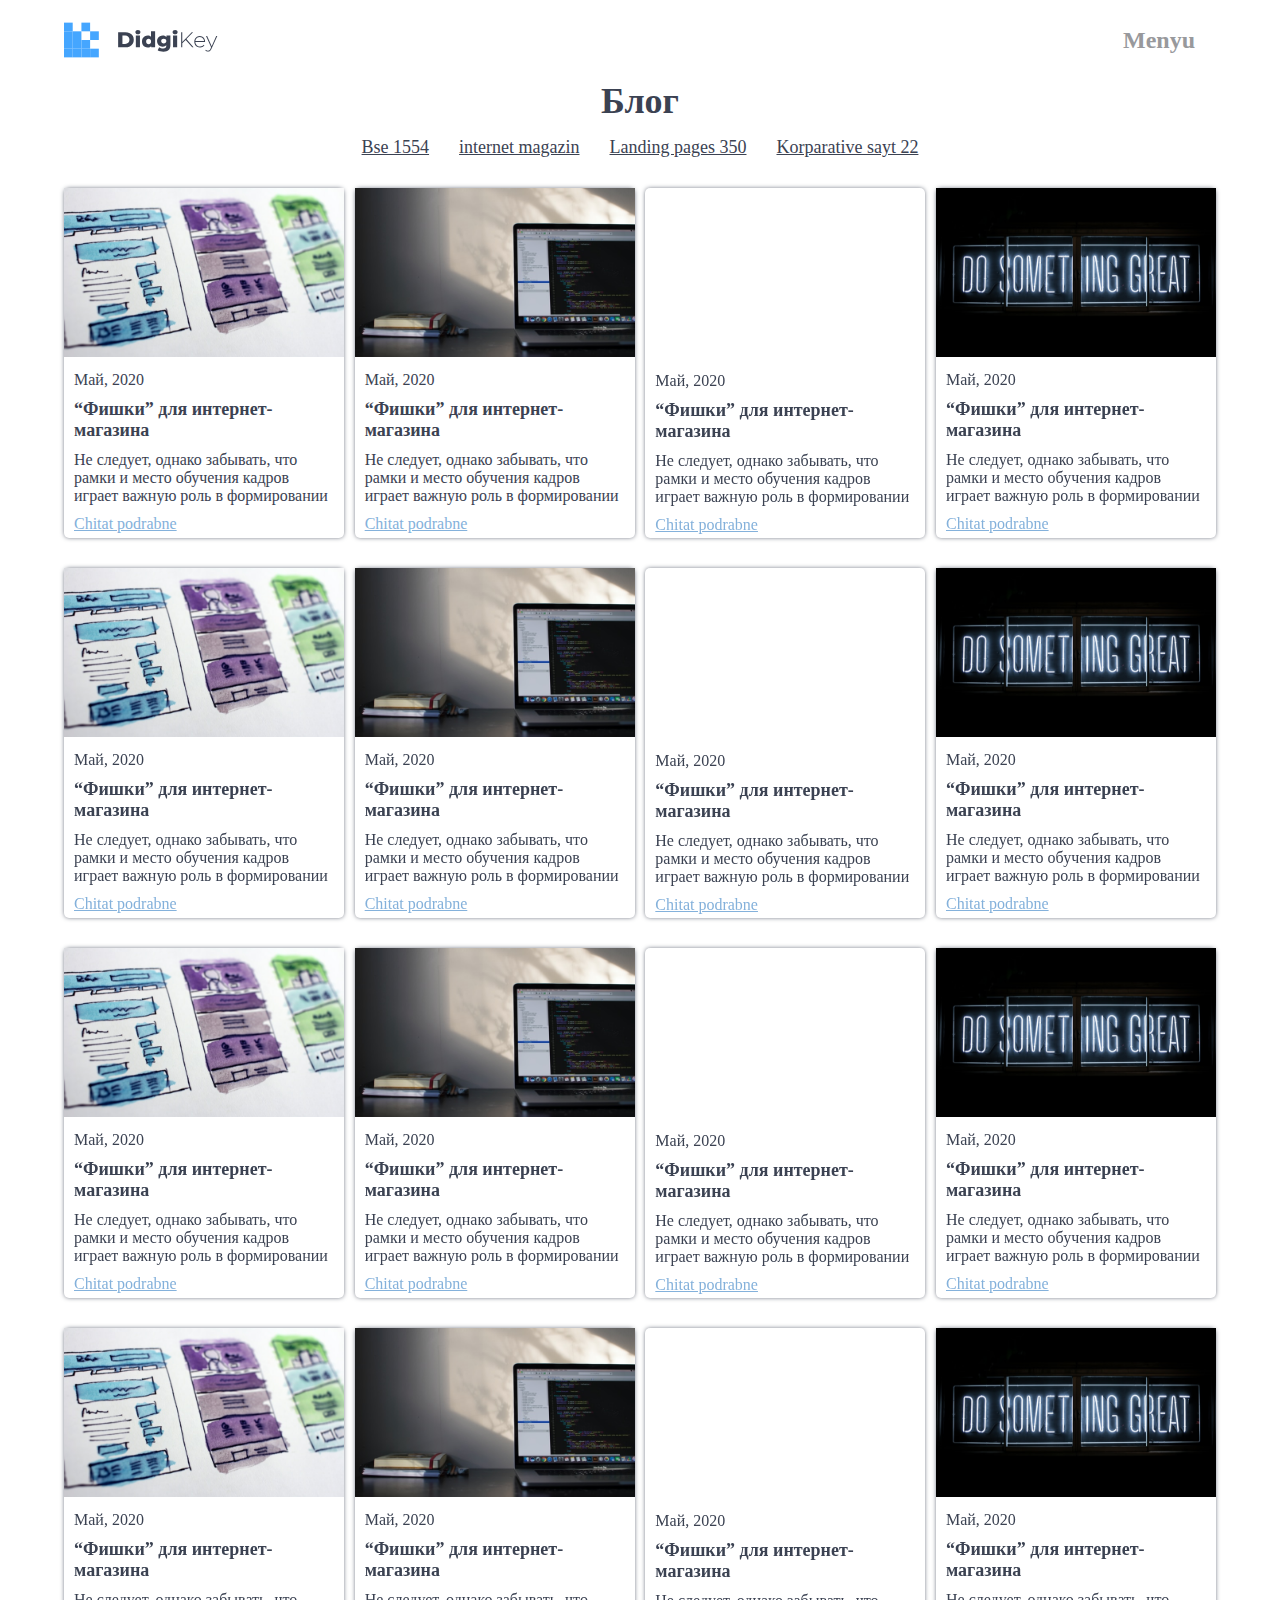
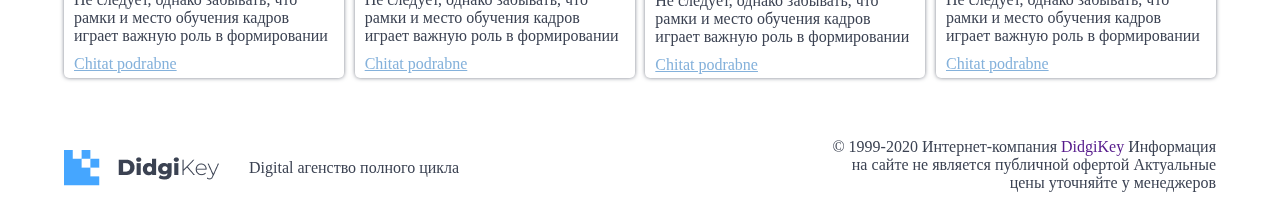
<file: index6.html>
<!DOCTYPE html>
<html lang="en">
<head>
    <meta charset="UTF-8">
    <meta name="viewport" content="width=device-width, initial-scale=1.0">
    <title>Document</title>
    <link rel="stylesheet" href="https://cdnjs.cloudflare.com/ajax/libs/font-awesome/6.5.1/css/all.min.css" integrity="sha512-DTOQO9RWCH3ppGqcWaEA1BIZOC6xxalwEsw9c2QQeAIftl+Vegovlnee1c9QX4TctnWMn13TZye+giMm8e2LwA==" crossorigin="anonymous" referrerpolicy="no-referrer" />
    <link rel="stylesheet" href="./scss/style.css">
</head>
<body>
    <header>
        <div class="container">
            <nav class="menyu">
                <img src="./scss/img/logo.svg" alt="">
                <ul class="menyu__ul">
                    <li class="li1"><a href="./index.html" class="menyu__ul__a">main</a></li>
                    <li class="li1"><a href="./index2.html" class="menyu__ul__a">contacts</a></li>
                    <li class="li1"><a href="./index3.html" class="menyu__ul__a">portfoliyo</a></li>
                    
                    <li class="li1"><a href="./index4.html" class="menyu__ul__a">audit</a></li>
                    <li class="li1"><a href="./index5.html" class="menyu__ul__a">marketing</a></li>
                    <li class="li1"><a href="#" class="menyu__ul__a">blog</a></li>
                </ul>
                    <div class="menyu__btn">
                        <h2>Menyu</h2>
                        <button class="moon"><i class="fa-solid fa-bars"></i></button>
                    <button class="sun"><i class="fa-solid fa-xmark"></i></button>
                    </div>
            </nav>
            <div class="header-title">
                <h1>Блог</h1>
                    <ul class="header-title__list">
                        <li><a href="" class="header-title__list__link">Bse 1554</a></li>
                        <li><a href="" class="header-title__list__link">internet magazin</a></li>
                        <li><a href="" class="header-title__list__link">Landing pages 350</a></li>
                        <li><a href="" class="header-title__list__link">Korparative sayt 22</a></li>
                    </ul>
            </div>
        </div>
    </header>
    <main>
        <div class="container">
            <div class="card5">
                <!-- <h1 class="card5__hhh1">Последние статьи</h1> -->
                <div style="margin-top: 30px;" class="card5__wrapper">
                    <div class="card5__wrapper__card">
                        <img src="./scss/img/car5img1.png" alt="">
                        <div class="card5__wrapper__card__title">
                            <p>Май, 2020</p>
                            <h1>“Фишки” для интернет-магазина</h1>
                            <p>Не следует, однако забывать, что рамки и место обучения кадров играет важную роль в формировании</p>
                            <a href="">Chitat podrabne</a>
                        </div>
                    </div>
                    <div class="card5__wrapper__card">
                        <img src="./scss/img/card5img2.png" alt="">
                        <div class="card5__wrapper__card__title">
                            <p>Май, 2020</p>
                            <h1>“Фишки” для интернет-магазина</h1>
                            <p>Не следует, однако забывать, что рамки и место обучения кадров играет важную роль в формировании</p>
                            <a href="">Chitat podrabne</a>
                        </div>
                    </div>
                    <div class="card5__wrapper__card">
                        <iframe  width="280px" height="170px" src="https://www.youtube.com/embed/W2msxw_MuRI" title="Хранитель Луны / Mune (2015) / Анимация" frameborder="0" allow="accelerometer; autoplay; clipboard-write; encrypted-media; gyroscope; picture-in-picture; web-share" referrerpolicy="strict-origin-when-cross-origin" allowfullscreen></iframe>
                        <div class="card5__wrapper__card__title">
                            <p>Май, 2020</p>
                            <h1>“Фишки” для интернет-магазина</h1>
                            <p>Не следует, однако забывать, что рамки и место обучения кадров играет важную роль в формировании</p>
                            <a href="">Chitat podrabne</a>
                        </div>
                    </div>
                    <div class="card5__wrapper__card">
                        <img src="./scss/img/card5img3.png" alt="">
                        <div class="card5__wrapper__card__title">
                            <p>Май, 2020</p>
                            <h1>“Фишки” для интернет-магазина</h1>
                            <p>Не следует, однако забывать, что рамки и место обучения кадров играет важную роль в формировании</p>
                            <a href="">Chitat podrabne</a>
                        </div>
                    </div>
                </div>
            </div>
            <div class="card5">
                <!-- <h1 class="card5__hhh1">Последние статьи</h1> -->
                <div style="margin-top: 30px;" class="card5__wrapper">
                    <div class="card5__wrapper__card">
                        <img src="./scss/img/car5img1.png" alt="">
                        <div class="card5__wrapper__card__title">
                            <p>Май, 2020</p>
                            <h1>“Фишки” для интернет-магазина</h1>
                            <p>Не следует, однако забывать, что рамки и место обучения кадров играет важную роль в формировании</p>
                            <a href="">Chitat podrabne</a>
                        </div>
                    </div>
                    <div class="card5__wrapper__card">
                        <img src="./scss/img/card5img2.png" alt="">
                        <div class="card5__wrapper__card__title">
                            <p>Май, 2020</p>
                            <h1>“Фишки” для интернет-магазина</h1>
                            <p>Не следует, однако забывать, что рамки и место обучения кадров играет важную роль в формировании</p>
                            <a href="">Chitat podrabne</a>
                        </div>
                    </div>
                    <div class="card5__wrapper__card">
                        <iframe  width="280px" height="170px" src="https://www.youtube.com/embed/W2msxw_MuRI" title="Хранитель Луны / Mune (2015) / Анимация" frameborder="0" allow="accelerometer; autoplay; clipboard-write; encrypted-media; gyroscope; picture-in-picture; web-share" referrerpolicy="strict-origin-when-cross-origin" allowfullscreen></iframe>
                        <div class="card5__wrapper__card__title">
                            <p>Май, 2020</p>
                            <h1>“Фишки” для интернет-магазина</h1>
                            <p>Не следует, однако забывать, что рамки и место обучения кадров играет важную роль в формировании</p>
                            <a href="">Chitat podrabne</a>
                        </div>
                    </div>
                    <div class="card5__wrapper__card">
                        <img src="./scss/img/card5img3.png" alt="">
                        <div class="card5__wrapper__card__title">
                            <p>Май, 2020</p>
                            <h1>“Фишки” для интернет-магазина</h1>
                            <p>Не следует, однако забывать, что рамки и место обучения кадров играет важную роль в формировании</p>
                            <a href="">Chitat podrabne</a>
                        </div>
                    </div>
                </div>
            </div>
            <div class="card5">
                <!-- <h1 class="card5__hhh1">Последние статьи</h1> -->
                <div style="margin-top: 30px;" class="card5__wrapper">
                    <div class="card5__wrapper__card">
                        <img src="./scss/img/car5img1.png" alt="">
                        <div class="card5__wrapper__card__title">
                            <p>Май, 2020</p>
                            <h1>“Фишки” для интернет-магазина</h1>
                            <p>Не следует, однако забывать, что рамки и место обучения кадров играет важную роль в формировании</p>
                            <a href="">Chitat podrabne</a>
                        </div>
                    </div>
                    <div class="card5__wrapper__card">
                        <img src="./scss/img/card5img2.png" alt="">
                        <div class="card5__wrapper__card__title">
                            <p>Май, 2020</p>
                            <h1>“Фишки” для интернет-магазина</h1>
                            <p>Не следует, однако забывать, что рамки и место обучения кадров играет важную роль в формировании</p>
                            <a href="">Chitat podrabne</a>
                        </div>
                    </div>
                    <div class="card5__wrapper__card">
                        <iframe  width="280px" height="170px" src="https://www.youtube.com/embed/W2msxw_MuRI" title="Хранитель Луны / Mune (2015) / Анимация" frameborder="0" allow="accelerometer; autoplay; clipboard-write; encrypted-media; gyroscope; picture-in-picture; web-share" referrerpolicy="strict-origin-when-cross-origin" allowfullscreen></iframe>
                        <div class="card5__wrapper__card__title">
                            <p>Май, 2020</p>
                            <h1>“Фишки” для интернет-магазина</h1>
                            <p>Не следует, однако забывать, что рамки и место обучения кадров играет важную роль в формировании</p>
                            <a href="">Chitat podrabne</a>
                        </div>
                    </div>
                    <div class="card5__wrapper__card">
                        <img src="./scss/img/card5img3.png" alt="">
                        <div class="card5__wrapper__card__title">
                            <p>Май, 2020</p>
                            <h1>“Фишки” для интернет-магазина</h1>
                            <p>Не следует, однако забывать, что рамки и место обучения кадров играет важную роль в формировании</p>
                            <a href="">Chitat podrabne</a>
                        </div>
                    </div>
                </div>
            </div>
            <div class="card5">
                <!-- <h1 class="card5__hhh1">Последние статьи</h1> -->
                <div style="margin-top: 30px;" class="card5__wrapper">
                    <div class="card5__wrapper__card">
                        <img src="./scss/img/car5img1.png" alt="">
                        <div class="card5__wrapper__card__title">
                            <p>Май, 2020</p>
                            <h1>“Фишки” для интернет-магазина</h1>
                            <p>Не следует, однако забывать, что рамки и место обучения кадров играет важную роль в формировании</p>
                            <a href="">Chitat podrabne</a>
                        </div>
                    </div>
                    <div class="card5__wrapper__card">
                        <img src="./scss/img/card5img2.png" alt="">
                        <div class="card5__wrapper__card__title">
                            <p>Май, 2020</p>
                            <h1>“Фишки” для интернет-магазина</h1>
                            <p>Не следует, однако забывать, что рамки и место обучения кадров играет важную роль в формировании</p>
                            <a href="">Chitat podrabne</a>
                        </div>
                    </div>
                    <div class="card5__wrapper__card">
                        <iframe  width="280px" height="170px" src="https://www.youtube.com/embed/W2msxw_MuRI" title="Хранитель Луны / Mune (2015) / Анимация" frameborder="0" allow="accelerometer; autoplay; clipboard-write; encrypted-media; gyroscope; picture-in-picture; web-share" referrerpolicy="strict-origin-when-cross-origin" allowfullscreen></iframe>
                        <div class="card5__wrapper__card__title">
                            <p>Май, 2020</p>
                            <h1>“Фишки” для интернет-магазина</h1>
                            <p>Не следует, однако забывать, что рамки и место обучения кадров играет важную роль в формировании</p>
                            <a href="">Chitat podrabne</a>
                        </div>
                    </div>
                    <div class="card5__wrapper__card">
                        <img src="./scss/img/card5img3.png" alt="">
                        <div class="card5__wrapper__card__title">
                            <p>Май, 2020</p>
                            <h1>“Фишки” для интернет-магазина</h1>
                            <p>Не следует, однако забывать, что рамки и место обучения кадров играет важную роль в формировании</p>
                            <a href="">Chitat podrabne</a>
                        </div>
                    </div>
                </div>
            </div>
        </div>
    </main>
    <footer class="blog-footer">
        <div class="container">
            <div class="footer">
                <div class="footer__left">
                 <img src="./scss/img/logo.png" alt="">
                 <p>Digital агенство полного цикла</p>
                </div>
                <div class="footer__right">
                    <p>© 1999-2020 Интернет-компания <a href="">DidgiKey</a>
                        Информация на сайте не является публичной офертой
                        Актуальные цены уточняйте у менеджеров</p>
                </div>
            </div>
        </div>
    </footer>
    <script src="./script.js"></script>
</body>
</html>
</file>
<file: scss/style.css>
* {
  margin: 0;
  padding: 0;
  box-sizing: border-box;
  list-style: none;
  text-decoration: none;
}

:root {
  --primariy-color: #3B4252;
  --seconariy-color: #84b1db;
  --uchinchi-rang: #1589F4;
  --container-lg:90%;
  --container-ms:97%;
}

.container {
  width: var(--container-lg);
  margin: 0px auto;
}

.menyu {
  display: flex;
  justify-content: space-between;
  align-items: center;
}
.menyu img {
  width: 12vw;
  height: 5rem;
}
.menyu__btn {
  display: flex;
  gap: 21px;
  color: #98999c;
  align-items: center;
  font-size: 1rem;
}
.menyu__ul {
  display: flex;
  align-items: start;
  font-size: 1.5rem;
  text-transform: capitalize;
  flex-direction: column;
  gap: 30px;
  position: fixed;
  top: 4rem;
  right: 5rem;
}
.menyu__ul__a {
  color: var(--uchinchi-rang);
}
.menyu__ul__a:hover {
  color: var(--seconariy-color);
}
.menyu__ul__a:active {
  color: var(--primariy-color);
}
.menyu button {
  font-size: 2rem;
  border: none;
  background: transparent;
  color: var(--uchinchi-rang);
}

.li1 {
  display: none;
}

.sun {
  display: none;
}

@media only screen and (max-width: 650px) {
  .container {
    width: var(--container-ms);
    margin: 0px auto;
    padding: 0px 10px;
  }
  .menyu {
    display: flex;
    justify-content: space-between;
    align-items: center;
    margin: 0px auto;
  }
  .menyu img {
    width: 20vw;
    height: 6rem;
  }
  .menyu__btn {
    display: flex;
    gap: 10px;
    color: #98999c;
    align-items: center;
    font-size: 0.5rem;
  }
  .menyu__ul {
    display: flex;
    align-items: start;
    font-size: 0.5rem;
    text-transform: capitalize;
    flex-direction: column;
    gap: 10px;
    position: fixed;
    top: 4rem;
    right: 2.5rem;
  }
  .menyu button {
    font-size: 1rem;
    border: none;
    background: transparent;
    color: var(--uchinchi-rang);
  }
  .li1 {
    display: none;
  }
}
.header-wrapper {
  display: flex;
  justify-content: space-between;
  align-items: center;
}
.header-wrapper__left {
  display: flex;
  flex-direction: column;
  gap: 20px;
}
.header-wrapper__left__text {
  width: 570px;
  color: var(--primariy-color);
}
.header-wrapper__left__text h1 {
  font-size: 58px;
}
.header-wrapper__left__text h4 {
  font-size: 30px;
  width: 500px;
}
.header-wrapper__left__text p {
  font-size: 16px;
}
.header-wrapper__left button {
  width: 200px;
  padding: 20px 36px;
  border-radius: 30px;
  color: #FFFFFF;
  background: var(--seconariy-color);
  border: none;
}
.header-wrapper__left button:hover {
  background: var(--uchinchi-rang);
}
.header-wrapper__left button:active {
  background: var(--primariy-color);
}
.header-wrapper__right {
  display: flex;
  justify-content: space-between;
  align-items: center;
}
.header-wrapper__right img {
  width: 500px;
  height: 500px;
}
.header-wrapper__right button {
  font-size: 5rem;
  color: var(--uchinchi-rang);
  background: transparent;
  border: none;
}

.btn-a {
  color: white;
}

.lampa2 {
  display: none;
}

.on {
  display: none;
}

@media only screen and (max-width: 650px) {
  .container {
    width: var(--container-ms);
    margin: 0px auto;
    padding: 0px 10px;
  }
  .header-wrapper {
    display: flex;
    flex-wrap: wrap;
    flex-direction: column-reverse;
  }
  .header-wrapper__left {
    display: flex;
    flex-direction: column;
    gap: 20px;
  }
  .header-wrapper__left__text {
    width: 100%;
    margin: 0px auto;
    color: var(--primariy-color);
  }
  .header-wrapper__left__text h1 {
    font-size: 45px;
  }
  .header-wrapper__left__text h4 {
    font-size: 25px;
    width: 100%;
  }
  .header-wrapper__left__text p {
    font-size: 10px;
  }
  .header-wrapper__left button {
    width: 200px;
    padding: 20px 36px;
    border-radius: 30px;
    color: #FFFFFF;
    background: var(--seconariy-color);
    border: none;
  }
  .header-wrapper__left button:hover {
    background: var(--primariy-color);
  }
  .header-wrapper__left button:active {
    background: var(--uchinchi-rang);
  }
  .header-wrapper__right {
    display: flex;
    gap: 5px;
    align-items: center;
    margin: 0px auto;
    padding-right: 0px;
  }
  .header-wrapper__right img {
    width: 300px;
    height: 300px;
  }
  .header-wrapper__right button {
    font-size: 3rem;
    color: var(--uchinchi-rang);
    background: transparent;
    border: none;
  }
  .btn-a {
    color: white;
  }
}
.card1__hh1 {
  width: 150px;
  font-size: 36px;
  color: var(--primariy-color);
  margin-bottom: 40px;
}
.card1__wrapper {
  display: flex;
  justify-content: space-between;
}
.card1__wrapper__box {
  width: 370px;
  height: 410px;
  padding: 25px;
  border-radius: 5px;
  color: var(--primariy-color);
  box-shadow: 0px 0px 5px -1px;
  text-align: center;
  display: center;
  flex-direction: column;
  line-height: 30px;
}
.card1__wrapper__box__link {
  color: var(--primariy-color);
}
.card1__wrapper__box__hh2 {
  padding: 30px 20px;
}
.card1__wrapper__box__img {
  width: 50px;
  height: 50px;
  border-radius: 50px;
  border: 3px solid rgb(141, 135, 135);
  display: flex;
  flex-direction: column;
  margin-left: 40%;
}
.card1__wrapper__box__img img {
  color: #1589F4;
}
.card1__wrapper__box:hover {
  width: 370px;
  height: 410px;
  padding: 25px;
  border-radius: 5px;
  color: var(--primariy-color);
  box-shadow: 0px 0px 5px -1px;
  text-align: center;
  display: center;
  flex-direction: column;
  box-shadow: 0px 0px 5px 3px;
}

@media only screen and (max-width: 650px) {
  .container {
    width: var(--container-ms);
    margin: 0px auto;
    padding: 0px 10px;
  }
  .card1 {
    width: 100%;
    height: auto;
  }
  .card1__hh1 {
    font-size: 36px;
    color: var(--primariy-color);
    margin: 40px auto;
  }
  .card1__wrapper {
    width: 100%;
    height: auto;
    display: flex;
    flex-wrap: wrap;
    gap: 30px;
  }
  .card1__wrapper__box {
    width: 370px;
    height: 410px;
    padding: 25px;
    border-radius: 5px;
    color: var(--primariy-color);
    box-shadow: 0px 0px 5px -1px;
    text-align: center;
    display: center;
    flex-direction: column;
    line-height: 30px;
    width: 320px;
    height: auto;
    margin: 3px auto;
  }
  .card1__wrapper__box__link {
    color: var(--primariy-color);
  }
  .card1__wrapper__box__img {
    width: 50px;
    height: 50px;
    border-radius: 50px;
    border: 3px solid rgb(141, 135, 135);
    display: flex;
    flex-direction: column;
    margin-left: 40%;
  }
  .card1__wrapper__box__img img {
    color: #1589F4;
  }
  .card1__wrapper__box:hover {
    width: 370px;
    height: 410px;
    padding: 25px;
    border-radius: 5px;
    color: var(--primariy-color);
    box-shadow: 0px 0px 5px -1px;
    text-align: center;
    display: center;
    flex-direction: column;
    box-shadow: 0px 0px 5px 3px;
    width: 320px;
    height: auto;
  }
}
.card2-menyu {
  width: 100%;
  margin: 50px auto;
  display: flex;
  justify-content: space-between;
  align-items: center;
  color: var(--primariy-color);
  font-size: 22px;
}
.card2-menyu__list {
  display: flex;
  gap: 30px;
}
.card2-menyu__list__link {
  color: var(--primariy-color);
}
.card2-menyu__list__link:hover {
  color: var(--uchinchi-rang);
}

.card2-wrapper3 {
  width: 100%;
  height: 500px;
  display: flex;
  justify-content: space-between;
  align-items: center;
}

.card2-left {
  width: 350px;
  color: var(--primariy-color);
  display: flex;
  flex-direction: column;
  gap: 15px;
  font-size: 14px;
}

.card2-left .btn {
  width: 200px;
  padding: 20px 36px;
  border-radius: 30px;
  color: #FFFFFF;
  background: var(--seconariy-color);
  border: none;
  text-align: center;
}

.card2-left .btn:hover {
  width: 200px;
  padding: 20px 36px;
  border-radius: 30px;
  color: #FFFFFF;
  background: var(--seconariy-color);
  border: none;
  background: var(--uchinchi-rang);
}

.card2-left .btn:active {
  width: 200px;
  padding: 20px 36px;
  border-radius: 30px;
  color: #FFFFFF;
  background: var(--seconariy-color);
  border: none;
  background: var(--primariy-color);
}

.card2-left img {
  padding-top: 160px;
}

.rasm-box {
  width: 700px;
  height: 430px;
}

.img1 {
  width: 700px;
  height: 430px;
}

.img2 {
  width: 522px;
  height: 327px;
}

.rasm2 {
  left: 13%;
  bottom: 10%;
}

.rasm {
  width: 700px;
  height: 430px;
  position: relative;
}

.rasm1, .rasm2 {
  position: absolute;
}

@media only screen and (max-width: 650px) {
  .container {
    width: var(--container-ms);
    margin: 0px auto;
    padding: 0px 10px;
  }
  .card2-menyu {
    width: 100%;
    margin: 20px auto;
    flex-direction: column;
    gap: 15px;
    text-align: center;
    color: var(--primariy-color);
    font-size: 22px;
  }
  .card2-menyu__list {
    width: 85%;
    display: flex;
    flex-direction: column;
    gap: 15px;
    margin: 0px auto;
    font-size: 20px;
  }
  .card2-wrapper3 {
    width: 100%;
    height: auto;
    display: flex;
    flex-direction: column-reverse;
    align-items: center;
  }
  .rasm-box {
    width: 400px;
    height: 300px;
  }
  .img1 {
    width: 400px;
    height: 300px;
  }
  .img2 {
    width: 290px;
    height: 217px;
  }
  .rasm2 {
    left: 8%;
    bottom: 38%;
  }
  .card2-left {
    width: 100%;
    color: var(--primariy-color);
    display: flex;
    flex-direction: column;
    gap: 15px;
    font-size: 14px;
    text-align: center;
    margin-top: 30px;
  }
  .card2-left .btn {
    width: 200px;
    padding: 20px 36px;
    border-radius: 30px;
    color: #FFFFFF;
    background: var(--seconariy-color);
    border: none;
    text-align: center;
    margin: 0px auto;
  }
  .card2-left img {
    padding-top: 80px;
  }
}
.card3 {
  width: 100%;
}
.card3__menyu {
  display: flex;
  justify-content: space-between;
  align-items: center;
  color: var(--primariy-color);
  font-size: 26px;
  margin: 50px auto;
}
.card3__wrapper {
  display: flex;
  justify-content: space-between;
  gap: 10px;
}
.card3__wrapper__box {
  width: 370px;
  height: 410px;
  padding: 25px;
  border-radius: 5px;
  color: var(--primariy-color);
  box-shadow: 0px 0px 5px -1px;
  text-align: center;
  display: center;
  flex-direction: column;
  width: 270px;
  height: 200px;
  padding-top: 80px;
}
.card3__wrapper__box:hover {
  width: 370px;
  height: 410px;
  padding: 25px;
  border-radius: 5px;
  color: var(--primariy-color);
  box-shadow: 0px 0px 5px -1px;
  text-align: center;
  display: center;
  flex-direction: column;
  width: 270px;
  height: 200px;
  padding-top: 80px;
  box-shadow: 0px 0px 5px 2px;
}

@media only screen and (max-width: 650px) {
  .container {
    width: var(--container-ms);
    margin: 0px auto;
    padding: 0px 10px;
  }
  .card3 {
    width: 100%;
    margin: 0 auto;
  }
  .card3__menyu {
    display: flex;
    flex-direction: column;
    gap: 70px;
    align-items: center;
    color: var(--primariy-color);
    font-size: 30px;
    margin: 60px auto;
  }
  .card3__wrapper {
    width: 100%;
    flex-wrap: wrap;
    gap: 5px;
    margin: 0px auto;
  }
  .card3__wrapper__box {
    width: 370px;
    height: 410px;
    padding: 25px;
    border-radius: 5px;
    color: var(--primariy-color);
    box-shadow: 0px 0px 5px -1px;
    text-align: center;
    display: center;
    flex-direction: column;
    width: 100%;
    height: 220px;
    padding-top: 80px;
  }
  .card3__wrapper__box:hover {
    width: 370px;
    height: 410px;
    padding: 25px;
    border-radius: 5px;
    color: var(--primariy-color);
    box-shadow: 0px 0px 5px -1px;
    text-align: center;
    display: center;
    flex-direction: column;
    width: 100%;
    height: 220px;
    padding-top: 80px;
    box-shadow: 0px 0px 5px 2px;
  }
}
.card4 {
  width: 100%;
  height: 200px;
  display: flex;
  justify-content: space-between;
  margin: 100px auto;
}
.card4__text {
  width: 300px;
  display: flex;
  flex-direction: column;
  gap: 20px;
  align-items: center;
  color: var(--primariy-color);
  font-size: 30px;
  margin-top: -10;
}

.list-img1 {
  width: 300px;
  height: 240px;
  margin-top: -35px;
}

.list-img2 {
  width: 250px;
  height: 170px;
}

@media only screen and (max-width: 650px) {
  .container {
    width: var(--container-ms);
    margin: 0px auto;
    padding: 0px 10px;
  }
  .card4 {
    display: none;
  }
}
.card5__hhh1 {
  color: var(--primariy-color);
  font-size: 36px;
  padding: 50px 1px;
}
.card5__wrapper {
  display: flex;
  justify-content: space-between;
  gap: 7px;
}
.card5__wrapper img {
  width: 280px;
}
.card5__wrapper__card {
  width: 370px;
  height: 410px;
  padding: 25px;
  border-radius: 5px;
  color: var(--primariy-color);
  box-shadow: 0px 0px 5px -1px;
  text-align: center;
  display: center;
  flex-direction: column;
  width: 280px;
  height: 350px;
  padding: 0;
  text-align: start;
  font-size: 16px;
  color: var(--primariy-color);
}
.card5__wrapper__card__title {
  width: 280px;
  font-size: 16px;
  display: flex;
  flex-direction: column;
  gap: 10px;
  padding: 10px;
}
.card5__wrapper__card__title h1 {
  font-size: 18px;
}
.card5__wrapper__card__title a {
  text-decoration: underline;
  color: var(--seconariy-color);
}
.card5__wrapper__card__title a:hover {
  text-decoration: underline;
  color: var(--uchinchi-rang);
}
.card5__wrapper__card:hover {
  box-shadow: 0px 0px 5px 3px;
}

@media only screen and (max-width: 650px) {
  .container {
    width: var(--container-ms);
    margin: 0px auto;
    padding: 0px 10px;
  }
  .card5__wrapper {
    width: 100%;
    display: flex;
    flex-wrap: wrap;
    gap: 15px;
  }
  .card5__wrapper img {
    width: 100%;
  }
  .card5__wrapper__card {
    width: 370px;
    height: 410px;
    padding: 25px;
    border-radius: 5px;
    color: var(--primariy-color);
    box-shadow: 0px 0px 5px -1px;
    text-align: center;
    display: center;
    flex-direction: column;
    width: 97%;
    height: auto;
    padding: 0;
    text-align: center;
    font-size: 16px;
    color: var(--primariy-color);
  }
  .card5__wrapper__card__title {
    width: 100%;
    font-size: 16px;
    display: flex;
    flex-direction: column;
    gap: 10px;
    padding: 10px;
  }
}
.section {
  width: 100%;
  height: 465px;
}

.section-bir {
  width: 400px;
  height: 465px;
  color: white;
  background: #45A6FF;
  margin-top: 50px;
  padding-top: 20px;
  padding-left: 100px;
}

.section-left {
  width: 600px;
  height: 465px;
  position: relative;
}

.section-bir, .section-ikki {
  position: absolute;
}

.section-ikki {
  left: 33%;
  top: 22%;
}

.section-img {
  width: 400px;
  height: 360px;
  display: flex;
}

.section-img1 {
  width: 200px;
  height: 360px;
}

.section-img2 {
  width: 200px;
  height: 352px;
  margin-top: 8px;
}

.section-ikki {
  width: 400px;
  height: 360px;
  position: relative;
}

.section-img, .slinder {
  position: absolute;
}

.section-img3 {
  width: 50px;
  height: 50px;
  top: 50%;
}

.slinder {
  top: 50%;
  left: 45%;
}

.section {
  display: flex;
  justify-content: space-between;
  align-items: center;
}
.section__right {
  width: 450px;
  color: var(--primariy-color);
  display: flex;
  flex-direction: column;
  gap: 25px;
  font-size: 18px;
}
.section__right__hhhh1 {
  font-size: 36px;
}
.section__right__btn {
  width: 200px;
  padding: 20px 36px;
  border-radius: 30px;
  color: #FFFFFF;
  background: var(--seconariy-color);
  border: none;
  color: white;
}
.section__right__btn__a1 {
  color: aliceblue;
  padding-right: 15px;
}
.section__right__btn:hover {
  width: 200px;
  padding: 20px 36px;
  border-radius: 30px;
  color: #FFFFFF;
  background: var(--seconariy-color);
  border: none;
  background: var(--uchinchi-rang);
}
.section__right__btn:active {
  width: 200px;
  padding: 20px 36px;
  border-radius: 30px;
  color: #FFFFFF;
  background: var(--seconariy-color);
  border: none;
  background: var(--primariy-color);
}

@media only screen and (max-width: 650px) {
  .container {
    width: var(--container-ms);
    margin: 0px auto;
    padding: 0px 10px;
  }
  .section-bir {
    display: none;
  }
  .section {
    width: 100%;
    display: flex;
    flex-wrap: wrap;
    align-items: center;
    margin: 5px auto;
  }
  .section__right {
    width: 100%;
    color: var(--primariy-color);
    display: flex;
    flex-direction: column;
    gap: 25px;
    text-align: center;
    font-size: 18px;
  }
  .section__right__hhhh1 {
    font-size: 36px;
  }
  .section__right__btn {
    margin: 5px auto;
  }
  .section-img {
    margin-top: 50px;
    width: 360px;
    height: 360px;
    display: flex;
    margin: 5px auto;
    margin-left: 25%;
  }
  .section-img1 {
    width: 178px;
    height: 360px;
  }
  .section-img2 {
    width: 178px;
    height: 352px;
    margin-top: 8px;
  }
  .section-ikki {
    left: 0%;
    top: 0%;
    width: 390px;
  }
}
.footer {
  margin-top: 60px;
  width: 100%;
  height: 60px;
  display: flex;
  justify-content: space-between;
}
.footer__left {
  display: flex;
  gap: 30px;
  align-items: center;
  color: var(--primariy-color);
}
.footer__right {
  width: 400px;
  font-style: 16px;
  color: var(--primariy-color);
  text-align: end;
}

@media only screen and (max-width: 650px) {
  .container {
    width: var(--container-ms);
    margin: 0px auto;
    padding: 0px 10px;
  }
  .footer {
    margin-top: 260px;
    width: 100%;
    height: 60px;
    display: flex;
    flex-wrap: wrap;
  }
  .footer__left {
    display: flex;
    gap: 10px;
    flex-direction: column;
    align-items: center;
    color: var(--primariy-color);
    text-align: center;
    justify-content: center;
    margin: 5px auto;
  }
  .footer__right {
    width: 100%;
    font-style: 16px;
    color: var(--primariy-color);
    text-align: center;
    margin: 20px auto;
  }
}
.header-card {
  width: 100%;
  height: 450px;
  display: flex;
  flex-direction: column;
  justify-content: center;
  align-items: center;
  gap: 25px;
  font-size: 18px;
  color: var(--primariy-color);
}
.header-card__tel {
  color: var(--primariy-color);
}
.header-card__btn {
  width: 200px;
  padding: 6px 60px;
  border-radius: 30px;
  color: #FFFFFF;
  background: var(--seconariy-color);
  border: none;
  text-align: center;
}
.header-card__btn:hover {
  width: 200px;
  padding: 6px 60px;
  border-radius: 30px;
  color: #FFFFFF;
  background: var(--seconariy-color);
  border: none;
  text-align: center;
  background: var(--uchinchi-rang);
}

@media only screen and (max-width: 400px) {
  .container {
    width: var(--container-ms);
    margin: 0px auto;
    padding: 0px 10px;
  }
  .contact-footer {
    margin-top: -250px;
  }
}
.header-title {
  width: 100%;
  height: auto;
  display: flex;
  flex-direction: column;
  gap: 15px;
  text-align: center;
  font-size: 18px;
  color: var(--primariy-color);
}
.header-title__list {
  display: flex;
  gap: 30px;
  text-align: center;
  justify-content: center;
}
.header-title__list__link {
  color: var(--primariy-color);
  text-decoration: underline;
}
.header-title__list__link:hover {
  color: var(--uchinchi-rang);
}

@media only screen and (max-width: 410px) {
  .container {
    width: var(--container-ms);
    margin: 0px auto;
    padding: 0px 10px;
  }
  .header-title__list {
    display: flex;
    gap: 15px;
    text-align: center;
    justify-content: center;
    flex-direction: column;
  }
  .header-title__list__link {
    color: var(--primariy-color);
    font-size: 20px;
  }
  .header-title__list__link:hover {
    color: var(--uchinchi-rang);
  }
}
* {
  margin: 0;
  padding: 0;
  box-sizing: border-box;
  list-style: none;
  text-decoration: none;
}

:root {
  --primariy-color: #3B4252;
  --seconariy-color: #84b1db;
  --uchinchi-rang: #1589F4;
  --container-lg:90%;
  --container-ms:97%;
}

.container {
  width: var(--container-lg);
  margin: 0px auto;
}

.header-audit {
  width: 100%;
  height: 400px;
  display: flex;
  justify-content: space-between;
  align-items: center;
  text-align: start;
}
.header-audit__aleft {
  width: 500px;
  display: flex;
  flex-direction: column;
  gap: 20px;
  color: var(--primariy-color);
  font-size: 24px;
}
.header-audit__aleft h1 {
  color: #565b63;
}
.header-audit__aleft h4 {
  font-size: 16px;
  color: var(--primariy-color);
}
.header-audit__aleft p {
  font-size: 16px;
  color: var(--primariy-color);
}
.header-audit__aright__raketa {
  width: 400px;
  height: 370px;
  margin-right: 150px;
}

@media only screen and (max-width: 400px) {
  .container {
    width: var(--container-ms);
    margin: 0px auto;
    padding: 0px 10px;
  }
  .header-audit {
    display: flex;
    flex-wrap: wrap;
  }
  .header-audit__aleft {
    width: 100%;
    display: flex;
    flex-direction: column;
    gap: 10px;
    color: var(--primariy-color);
    text-align: center;
  }
  .header-audit__aright__raketa {
    width: 100%;
    height: 300px;
    rotate: 40deg;
  }
}
.audit-card2__title {
  width: 450px;
  font-size: 25px;
  color: var(--primariy-color);
}
.audit-card2__title p {
  font-size: 18px;
}
.audit-card2__box-wrapper {
  width: 100%;
  height: 220px;
  display: flex;
  justify-content: space-between;
}
.audit-card2__box-wrapper__box {
  width: 290px;
  height: 220px;
  text-align: center;
  display: flex;
  flex-direction: column;
  gap: 20px;
  justify-content: center;
  align-items: center;
}
.audit-card2__box-wrapper__box__div {
  width: 40px;
  height: 40px;
  border-radius: 50%;
  border: 3px solid var(--uchinchi-rang);
  text-align: center;
  padding-top: 5px;
}
.audit-card2__box-wrapper__box__text {
  width: 290px;
  text-align: center;
  color: var(--primariy-color);
  font-size: 14px;
  line-height: 25px;
}

@media only screen and (max-width: 400px) {
  .container {
    width: var(--container-ms);
    margin: 0px auto;
    padding: 0px 10px;
  }
  .audit-card2__title {
    width: 100%;
    font-size: 20px;
    color: var(--primariy-color);
    text-align: center;
    margin-top: 180px;
  }
  .audit-card2__title p {
    font-size: 16px;
  }
  .audit-card2__box-wrapper {
    width: 100%;
    height: 220px;
    display: flex;
    flex-wrap: wrap;
  }
  .audit-card2__box-wrapper__box {
    width: 100%;
    height: 220px;
    text-align: center;
    display: flex;
    flex-direction: column;
    gap: 20px;
    justify-content: center;
    align-items: center;
  }
  .audit-card2__box-wrapper__box__div {
    width: 40px;
    height: 40px;
    border-radius: 50%;
    border: 3px solid var(--uchinchi-rang);
    text-align: center;
    padding-top: 5px;
  }
  .audit-card2__box-wrapper__box__text {
    width: 290px;
    text-align: center;
    color: var(--primariy-color);
    font-size: 14px;
    line-height: 25px;
  }
}
.audit-card3 {
  width: 100%;
  height: 433px;
}
.audit-card3 h1 {
  width: 380px;
  font-size: 30px;
  color: var(--primariy-color);
  margin-bottom: 50px;
}
.audit-card3__wrapper {
  width: 100%;
  height: 433px;
  display: flex;
  justify-content: space-between;
}
.audit-card3__wrapper__card-chikbox {
  width: 280px;
  height: 430px;
  box-shadow: 0px 0px 5px -1px;
  padding: 15px;
  font-size: 18px;
  color: var(--primariy-color);
  line-height: 23px;
}
.audit-card3__wrapper__card-chikbox h2 {
  margin-top: 10px;
  margin-bottom: 30px;
}
.audit-card3__wrapper__card-chikbox__btn {
  width: 100px;
  height: 30px;
  border: none;
  background: #719ec1;
  color: #FFFFFF;
  border-radius: 25px;
  margin-left: 120px;
  margin-top: -40px;
}
.audit-card3__wrapper__card-chikbox__btn:hover {
  color: #072643;
}
.audit-card3__wrapper__card-chikbox__btn:active {
  color: #3f4142;
}
.audit-card3__wrapper__card-chikbox:hover {
  box-shadow: 0px 0px 5px 3px;
}

@media only screen and (max-width: 400px) {
  .container {
    width: var(--container-ms);
    margin: 0px auto;
    padding: 0px 10px;
  }
  .audit-card3 {
    width: 100%;
    height: 420px;
    margin-top: 700px;
  }
  .audit-card3 h1 {
    width: 100%;
    font-size: 30px;
    color: var(--primariy-color);
    margin-bottom: 50px;
    text-align: center;
  }
  .audit-card3__wrapper {
    width: 100%;
    height: 433px;
    display: flex;
    flex-wrap: wrap;
    gap: 20px;
  }
  .audit-card3__wrapper__card-chikbox {
    width: 100%;
    height: 430px;
    box-shadow: 0px 0px 5px -1px;
    padding: 30px;
    font-size: 18px;
    color: var(--primariy-color);
    line-height: 23px;
  }
  .audit-card3__wrapper__card-chikbox h2 {
    margin-top: 10px;
    margin-bottom: 30px;
  }
  .audit-card3__wrapper__card-chikbox__btn {
    width: 100px;
    height: 30px;
    border: none;
    background: #719ec1;
    color: #FFFFFF;
    border-radius: 25px;
    margin-left: 150px;
    margin-top: -40px;
  }
  .audit-card3__wrapper__card-chikbox__btn:hover {
    color: #072643;
  }
  .audit-card3__wrapper__card-chikbox__btn:active {
    color: #3f4142;
  }
  .audit-card3__wrapper__card-chikbox:hover {
    box-shadow: 0px 0px 5px 3px;
  }
}
.audit-secton {
  margin-top: 150px;
}
.audit-secton__left {
  margin-left: 100px;
}

@media only screen and (max-width: 400px) {
  .container {
    width: var(--container-ms);
    margin: 0px auto;
    padding: 0px 10px;
  }
  .audit-secton {
    margin-top: 1450px;
  }
  .audit-secton__left {
    width: 100%;
    margin: 0px auto;
  }
  .audit-footer {
    margin-top: 500px;
  }
}
* {
  margin: 0;
  padding: 0;
  box-sizing: border-box;
  list-style: none;
  text-decoration: none;
}

:root {
  --primariy-color: #3B4252;
  --seconariy-color: #84b1db;
  --uchinchi-rang: #1589F4;
  --container-lg:90%;
  --container-ms:97%;
}

.container {
  width: var(--container-lg);
  margin: 0px auto;
}

.marketing-header-wrapper {
  width: 100%;
  height: 400px;
  display: flex;
  justify-content: space-between;
  align-items: center;
}
.marketing-header-wrapper__left {
  width: 500px;
  color: var(--primariy-color);
  font-size: 30px;
}
.marketing-header-wrapper__left h5 {
  font-size: 18px;
}
.marketing-header-wrapper__left p {
  font-size: 16px;
}
.marketing-header-wrapper__left__btn {
  width: 200px;
  padding: 20px 36px;
  border-radius: 30px;
  color: #FFFFFF;
  background: var(--seconariy-color);
  border: none;
  margin-top: 40px;
}
.marketing-header-wrapper__left__btn:hover {
  width: 200px;
  padding: 20px 36px;
  border-radius: 30px;
  color: #FFFFFF;
  background: var(--seconariy-color);
  border: none;
  margin-top: 40px;
  background: var(--uchinchi-rang);
}
.marketing-header-wrapper__left__btn:active {
  width: 200px;
  padding: 20px 36px;
  border-radius: 30px;
  color: #FFFFFF;
  background: var(--seconariy-color);
  border: none;
  margin-top: 40px;
  background: var(--primariy-color);
}
.marketing-header-wrapper__right img {
  width: 550px;
  height: 400px;
}

@media only screen and (max-width: 400px) {
  .container {
    width: var(--container-ms);
    margin: 0px auto;
    padding: 0px 10px;
  }
  .marketing-header-wrapper {
    width: 100%;
    height: 400px;
    display: flex;
    flex-wrap: wrap;
    align-items: center;
  }
  .marketing-header-wrapper__left {
    width: 100%;
    color: var(--primariy-color);
    font-size: 25px;
    text-align: center;
  }
  .marketing-header-wrapper__left h5 {
    font-size: 18px;
  }
  .marketing-header-wrapper__left p {
    font-size: 16px;
  }
  .marketing-header-wrapper__left__btn {
    width: 200px;
    padding: 20px 36px;
    border-radius: 30px;
    color: #FFFFFF;
    background: var(--seconariy-color);
    border: none;
    margin-top: 40px;
  }
  .marketing-header-wrapper__left__btn:hover {
    width: 200px;
    padding: 20px 36px;
    border-radius: 30px;
    color: #FFFFFF;
    background: var(--seconariy-color);
    border: none;
    margin-top: 40px;
    background: var(--uchinchi-rang);
  }
  .marketing-header-wrapper__left__btn:active {
    width: 200px;
    padding: 20px 36px;
    border-radius: 30px;
    color: #FFFFFF;
    background: var(--seconariy-color);
    border: none;
    margin-top: 20px;
    background: var(--primariy-color);
  }
  .marketing-header-wrapper__right img {
    width: 100%;
    height: 400px;
    rotate: 190deg;
    margin-top: -100px;
  }
}
.marketing-card2 h1 {
  color: var(--primariy-color);
}
.marketing-card2__p1 {
  color: #3B4252;
  width: 950px;
  margin-bottom: 20px;
}
.marketing-card2__wrapper {
  width: 100%;
  height: 300px;
  display: flex;
  justify-content: space-between;
  gap: 6px;
}
.marketing-card2__wrapper__box {
  width: 290px;
  height: 220px;
  padding: 15px;
  text-align: center;
  box-shadow: 0px 0px 5px -1px;
  margin-top: 40px;
  padding-top: 60px;
  color: var(--primariy-color);
}
.marketing-card2__wrapper__box b {
  color: var(--uchinchi-rang);
}
.marketing-card2__wrapper__box:hover {
  width: 290px;
  height: 220px;
  padding: 15px;
  text-align: center;
  box-shadow: 0px 0px 5px 5px;
  transition: all 1s ease-in-out;
  margin-top: 40px;
  padding-top: 60px;
  color: white;
  background: var(--uchinchi-rang);
}
.marketing-card2__wrapper__box:hover b {
  color: white;
}

@media only screen and (max-width: 400px) {
  .container {
    width: var(--container-ms);
    margin: 0px auto;
    padding: 0px 10px;
  }
  .marketing-card2 {
    margin-top: 150px;
    text-align: center;
  }
  .marketing-card2 h1 {
    color: var(--primariy-color);
  }
  .marketing-card2__p1 {
    color: #3B4252;
    width: 100%;
    margin-bottom: 20px;
  }
  .marketing-card2__wrapper {
    width: 100%;
    height: 300px;
    display: flex;
    flex-wrap: wrap;
    gap: 6px;
  }
  .marketing-card2__wrapper__box {
    width: 100%;
    height: 300px;
    padding: 15px;
    text-align: center;
    box-shadow: 0px 0px 5px -1px;
    margin-top: 40px;
    padding-top: 60px;
    color: var(--primariy-color);
  }
  .marketing-card2__wrapper__box b {
    color: var(--uchinchi-rang);
  }
  .marketing-card2__wrapper__box:hover {
    width: 100%;
    height: 300px;
    padding: 15px;
    text-align: center;
    box-shadow: 0px 0px 5px 5px;
    transition: all 1s ease-in-out;
    margin-top: 40px;
    padding-top: 60px;
    color: white;
    background: var(--uchinchi-rang);
  }
  .marketing-card2__wrapper__box:hover b {
    color: white;
  }
}
.marketing-card3 {
  width: 100%;
  height: auto;
  display: flex;
  justify-content: space-between;
  align-items: center;
}
.marketing-card3__left {
  width: 500px;
  color: var(--primariy-color);
  line-height: 37px;
}
.marketing-card3__left h1 {
  color: var(--uchinchi-rang);
}
.marketing-card3__left p {
  line-height: 15px;
}
.marketing-card3__left a {
  text-decoration: underline;
  color: var(--seconariy-color);
}
.marketing-card3__left a:hover {
  text-decoration: underline;
  color: var(--uchinchi-rang);
}
.marketing-card3 img {
  width: 500px;
  height: 400px;
}

@media only screen and (max-width: 400px) {
  .container {
    width: var(--container-ms);
    margin: 0px auto;
    padding: 0px 10px;
  }
  .marketing-card3 {
    width: 100%;
    display: flex;
    flex-wrap: wrap;
    align-items: center;
    text-align: center;
    margin-top: 1100px;
  }
  .marketing-card3__left {
    width: 100%;
    color: var(--primariy-color);
    line-height: 37px;
  }
  .marketing-card3__left h1 {
    color: var(--uchinchi-rang);
  }
  .marketing-card3__left p {
    line-height: 15px;
  }
  .marketing-card3__left a {
    text-decoration: underline;
    color: var(--seconariy-color);
  }
  .marketing-card3__left a:hover {
    text-decoration: underline;
    color: var(--uchinchi-rang);
  }
  .marketing-card3 img {
    width: 100%;
    height: 400px;
  }
  .marketing-footer {
    margin-top: -200px;
  }
}
@media only screen and (max-width: 400px) {
  .container {
    width: var(--container-ms);
    margin: 0px auto;
    padding: 0px 10px;
  }
  .blog-footer {
    margin-top: -180px;
  }
  iframe {
    width: 100%;
  }
}/*# sourceMappingURL=style.css.map */
</file>
